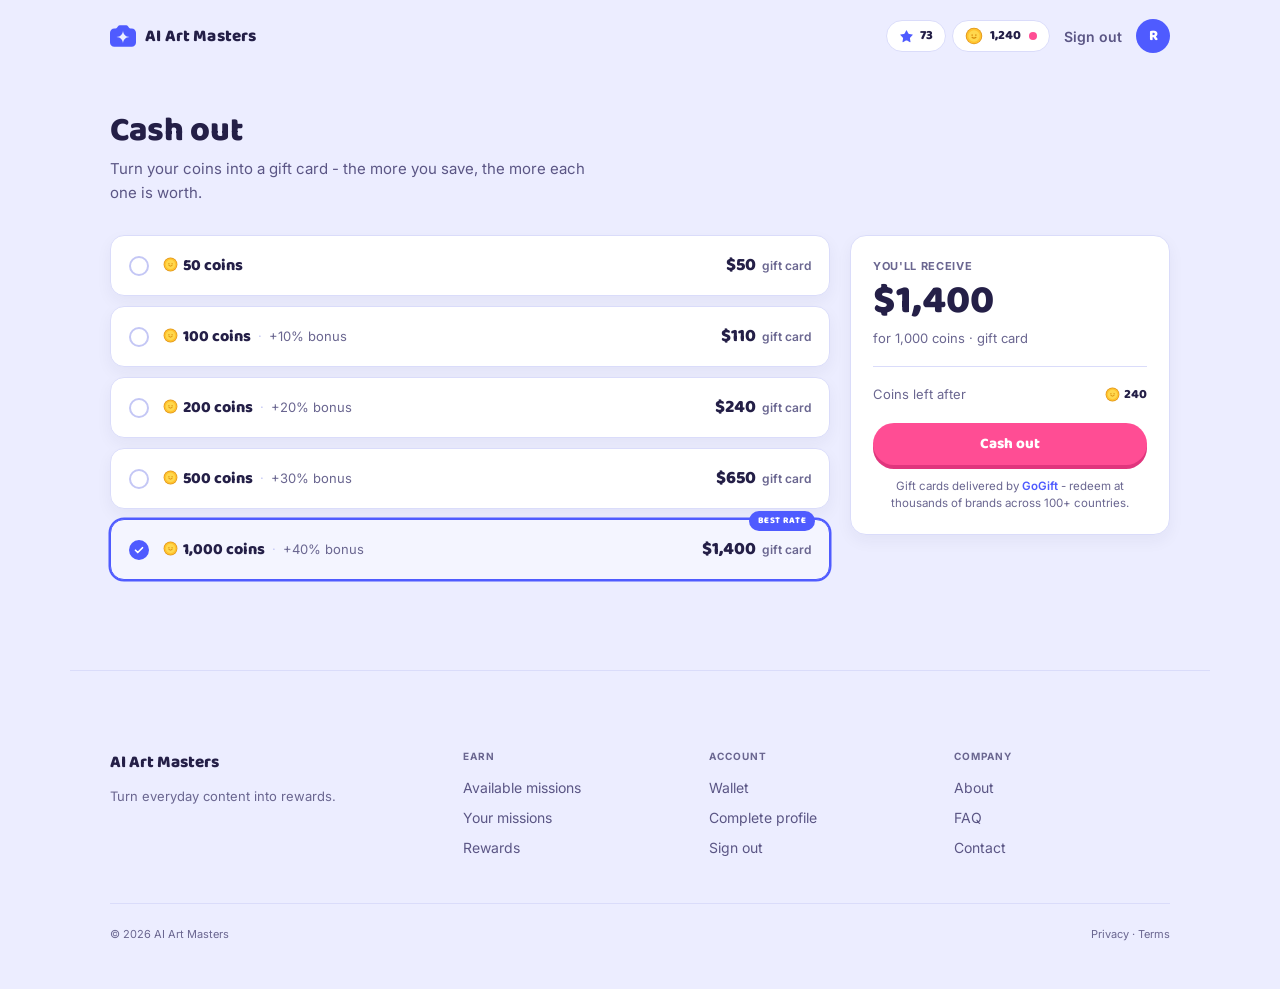
<file: cash-out.html>
<!DOCTYPE html><html lang="en"><head><meta charset="UTF-8"><meta name="viewport" content="width=device-width,initial-scale=1">
<title>Cash out - AI Art Masters</title>
<meta name="description" content="Turn your coins into gift cards. The more coins you save, the more each one is worth.">
<link rel="preconnect" href="https://fonts.googleapis.com"><link rel="preconnect" href="https://fonts.gstatic.com" crossorigin>
<link href="https://fonts.googleapis.com/css2?family=Baloo+2:wght@500;600;700;800&family=Inter:wght@400;500;600;700&display=swap" rel="stylesheet">
<link rel="stylesheet" href="brand/aam.css">
<style>
/* ===== Cash-out page - standard 1140 .wrap so the shared nav aligns.
   NEVER style a bare `.brand` here (that's the nav site-logo link). ===== */
.cashout{padding-top:clamp(22px,4vw,40px);padding-bottom:clamp(60px,8vw,90px)}
.card{background:var(--surface);border:1px solid var(--line);border-radius:16px;box-shadow:0 6px 16px rgba(36,31,71,.05)}

.co-title{font-family:var(--fd);font-weight:800;font-size:clamp(26px,4vw,34px);line-height:1.06;letter-spacing:-.01em}
.co-lede{color:var(--ink2);font-size:15px;line-height:1.6;margin:8px 0 30px;max-width:56ch}

/* heading sits ABOVE the grid, so the option list and the summary card top-align */
.co-secsub{font-family:var(--fm);font-size:13px;color:var(--ink3);line-height:1.6;margin:-8px 0 18px}

.co-grid{display:grid;grid-template-columns:1fr;gap:20px;align-items:start}
@media(min-width:861px){.co-grid{grid-template-columns:minmax(0,1fr) 320px}}

/* vertical amount list - each option is ONE line on desktop */
.opts{display:flex;flex-direction:column;gap:10px}
.opt{display:flex;align-items:center;gap:14px;width:100%;padding:16px 18px;background:var(--surface);border:1.5px solid var(--line);border-radius:14px;box-shadow:0 6px 16px rgba(36,31,71,.05);cursor:pointer;text-align:left;font:inherit;position:relative;transition:border-color .2s,background .2s,box-shadow .2s}
.opt:hover{border-color:var(--primary)}
.opt.sel{border-color:var(--primary);background:color-mix(in srgb,var(--primary) 6%,#fff);box-shadow:0 0 0 1.5px var(--primary)}
.opt:disabled{opacity:.5;cursor:not-allowed}
.opt:disabled:hover{border-color:var(--line)}
.o-radio{flex:none;width:20px;height:20px;border-radius:50%;border:2px solid var(--line2);transition:border-color .2s,background .2s}
.opt.sel .o-radio{border-color:var(--primary);background:var(--primary) url("data:image/svg+xml;utf8,<svg xmlns='http://www.w3.org/2000/svg' width='12' height='12' viewBox='0 0 24 24' fill='none' stroke='white' stroke-width='3.4' stroke-linecap='round' stroke-linejoin='round'><path d='M5 12.5l4.5 4.5L19 7.5'/></svg>") center/12px no-repeat}
/* left group: coins + rate on one line */
.o-main{flex:1;min-width:0;display:flex;align-items:baseline;white-space:nowrap;overflow:hidden}
.o-coins{font-family:var(--fd);font-weight:800;font-size:16px;color:var(--ink)}
.o-coins .coin{width:15px;height:15px;margin-right:5px;vertical-align:-.16em}
.o-rate{font-family:var(--fm);font-size:13px;color:var(--ink3)}
.o-rate::before{content:"·";margin:0 7px;color:var(--line2)}
/* right group: $amount + gift card on one line; figures stay ink (no green) */
.o-cash{flex:none;font-family:var(--fd);font-weight:800;font-size:18px;color:var(--ink);white-space:nowrap}
.o-cash small{font-family:var(--fm);font-weight:600;font-size:12px;color:var(--ink3);margin-left:6px}
.o-tag{position:absolute;top:-9px;right:14px;font-family:var(--fd);font-weight:800;font-size:9px;letter-spacing:.05em;text-transform:uppercase;color:#fff;background:var(--primary);border-radius:999px;padding:3px 9px}
/* mobile: let the row wrap rather than clip */
@media(max-width:560px){.o-main{white-space:normal;flex-direction:column;align-items:flex-start;gap:2px}.o-rate::before{display:none}}

/* sticky summary - left aligned, ink figures */
.sum{padding:22px}
@media(min-width:861px){.co-side .sum{position:sticky;top:90px}}
.sum-lbl{font-family:var(--fm);font-size:11px;text-transform:uppercase;letter-spacing:.06em;color:var(--ink3);font-weight:700}
.sum-amt{font-family:var(--fd);font-weight:800;font-size:40px;color:var(--ink);line-height:1;margin-top:6px}
.sum-sub{font-family:var(--fm);font-size:13px;color:var(--ink3);margin-top:8px}
.sum-div{border:none;border-top:1px solid var(--line);margin:18px 0}
.sum-row{display:flex;align-items:center;justify-content:space-between;font-family:var(--fm);font-size:13px;color:var(--ink3)}
.sum-row b{font-family:var(--fd);font-weight:800;color:var(--ink);display:inline-flex;align-items:center}
.sum-row b .coin{width:15px;height:15px;margin-right:4px;vertical-align:-.16em}
.sum-btn{width:100%;margin-top:18px}
.sum .gogift-note{font-family:var(--fm);font-size:11.5px;color:var(--ink3);text-align:center;margin:13px 0 0;line-height:1.5}
.sum .gogift-note a{color:var(--primary);font-weight:600}

/* success */
.co-done{text-align:center;padding:44px 24px;max-width:520px;margin:0 auto}
.co-done .d-ic{width:64px;height:64px;margin:0 auto 16px;border-radius:50%;background:color-mix(in srgb,var(--primary) 12%,#fff);display:flex;align-items:center;justify-content:center;color:var(--primary)}
.co-done .d-ic svg{width:36px;height:36px}
.co-done h2{font-family:var(--fd);font-weight:800;font-size:24px;color:var(--ink)}
.co-done p{font-family:var(--fb);font-size:14px;line-height:1.6;color:var(--ink2);margin:10px auto 0;max-width:42ch}
.hide{display:none!important}
</style>
<script>try{if(!matchMedia('(prefers-reduced-motion: reduce)').matches)document.documentElement.classList.add('anim');}catch(e){}</script>
</head>
<body>

<!-- shared app nav (same as the rest of the signed-in site) -->
<script>window.AAM_CHROME={mode:'app'};</script>
<script src="assets/chrome.js"></script>

<main class="cashout wrap">

  <div id="exchangeView">
    <h1 class="co-title reveal">Cash out</h1>
    <p class="co-lede reveal">Turn your coins into a gift card - the more you save, the more each one is worth.</p>

    <div class="co-grid">
      <!-- left: amount options (one line each on desktop) -->
      <div class="opts stagger" id="opts"></div>

      <!-- right: sticky summary, top-aligned with the list -->
      <aside class="co-side reveal">
        <div class="card sum">
          <div class="sum-lbl">You'll receive</div>
          <div class="sum-amt" id="sumAmt">$0</div>
          <div class="sum-sub" id="sumSub">Pick an amount to continue</div>
          <hr class="sum-div">
          <div class="sum-row"><span>Coins left after</span><b id="sumLeft"></b></div>
          <button class="btn btn-k sum-btn" id="confirm" type="button" disabled style="opacity:.5;pointer-events:none">Cash out</button>
          <p class="gogift-note">Gift cards delivered by <a href="https://www.global.gogift.com" target="_blank" rel="noopener">GoGift</a> - redeem at thousands of brands across 100+ countries.</p>
        </div>
      </aside>
    </div>
  </div>

  <!-- success -->
  <div class="card co-done hide" id="done">
    <div class="d-ic"><svg viewBox="0 0 24 24" fill="none" stroke="currentColor" stroke-width="2.4" stroke-linecap="round" stroke-linejoin="round"><path d="M20 6 9 17l-5-5"/></svg></div>
    <h2 id="doneTitle">Gift card on its way!</h2>
    <p id="doneMsg"></p>
    <a class="btn btn-p" href="home.html" style="margin-top:20px">Back to my profile</a>
  </div>

</main>

<div id="aam-footer"></div>

<script>
(function(){
  "use strict";
  var BALANCE = 1240;                 // demo balance (swap for the real wallet value)
  var MIN = 50;

  // Progressive tiers - the more coins exchanged at once, the better the coin->$ rate.
  var TIERS = [
    { coins:50,   cash:50,   bonus:0  },
    { coins:100,  cash:110,  bonus:10 },
    { coins:200,  cash:240,  bonus:20 },
    { coins:500,  cash:650,  bonus:30 },
    { coins:1000, cash:1400, bonus:40 }
  ];

  var fmt = function(n){ return n.toLocaleString('en-US'); };
  var coinGlyph = (window.AAM && window.AAM.coin) || "<svg class='coin' viewBox='0 0 20 20'><circle cx='10' cy='10' r='9.2' fill='#E0951A'/><circle cx='10' cy='10' r='8.3' fill='#FFC22E'/><circle cx='10' cy='10' r='6.3' fill='#FFD84D'/></svg>";

  var bestTier = TIERS.filter(function(t){return t.coins<=BALANCE;}).pop() || TIERS[0];

  document.getElementById('opts').innerHTML = TIERS.map(function(t,i){
    var ok = t.coins<=BALANCE, best = (t===bestTier);
    var rate = ok ? (t.bonus ? '+'+t.bonus+'% bonus' : '') : 'need '+fmt(t.coins-BALANCE)+' more';
    return "<button type='button' class='opt"+(best?' sel':'')+"' data-i='"+i+"'"+(ok?'':' disabled')+">"+
      (best?"<span class='o-tag'>Best rate</span>":"")+
      "<span class='o-radio'></span>"+
      "<span class='o-main'><span class='o-coins'>"+coinGlyph+fmt(t.coins)+" coins</span>"+
        (rate?"<span class='o-rate'>"+rate+"</span>":"")+"</span>"+
      "<span class='o-cash'>$"+fmt(t.cash)+"<small>gift card</small></span>"+
    "</button>";
  }).join('');

  var sel = bestTier;
  var optsBox=document.getElementById('opts'), confirmEl=document.getElementById('confirm');
  var sumAmt=document.getElementById('sumAmt'), sumSub=document.getElementById('sumSub'), sumLeft=document.getElementById('sumLeft');

  optsBox.addEventListener('click',function(e){
    var b=e.target.closest('.opt'); if(!b||b.disabled)return;
    sel=TIERS[+b.getAttribute('data-i')];
    [].forEach.call(optsBox.children,function(x){x.classList.remove('sel');}); b.classList.add('sel');
    update();
  });

  function update(){
    if(sel){
      sumAmt.textContent='$'+fmt(sel.cash);
      sumSub.textContent='for '+fmt(sel.coins)+' coins · gift card';
      sumLeft.innerHTML=coinGlyph+fmt(BALANCE-sel.coins);
      confirmEl.disabled=false; confirmEl.style.opacity='1'; confirmEl.style.pointerEvents='auto';
    } else {
      sumAmt.textContent='$0'; sumSub.textContent='Pick an amount to continue'; sumLeft.innerHTML=coinGlyph+fmt(BALANCE);
      confirmEl.disabled=true; confirmEl.style.opacity='.5'; confirmEl.style.pointerEvents='none';
    }
  }

  confirmEl.addEventListener('click',function(){
    if(!sel)return;
    document.getElementById('exchangeView').classList.add('hide');
    var done=document.getElementById('done'); done.classList.remove('hide');
    document.getElementById('doneMsg').innerHTML="We're sending your <b>$"+fmt(sel.cash)+"</b> gift card to your email - redeem it for any brand on GoGift. "+fmt(BALANCE-sel.coins)+" coins stay in your wallet.";
    window.scrollTo(0,0);
  });

  update();
})();
</script>
</body></html>
</file>
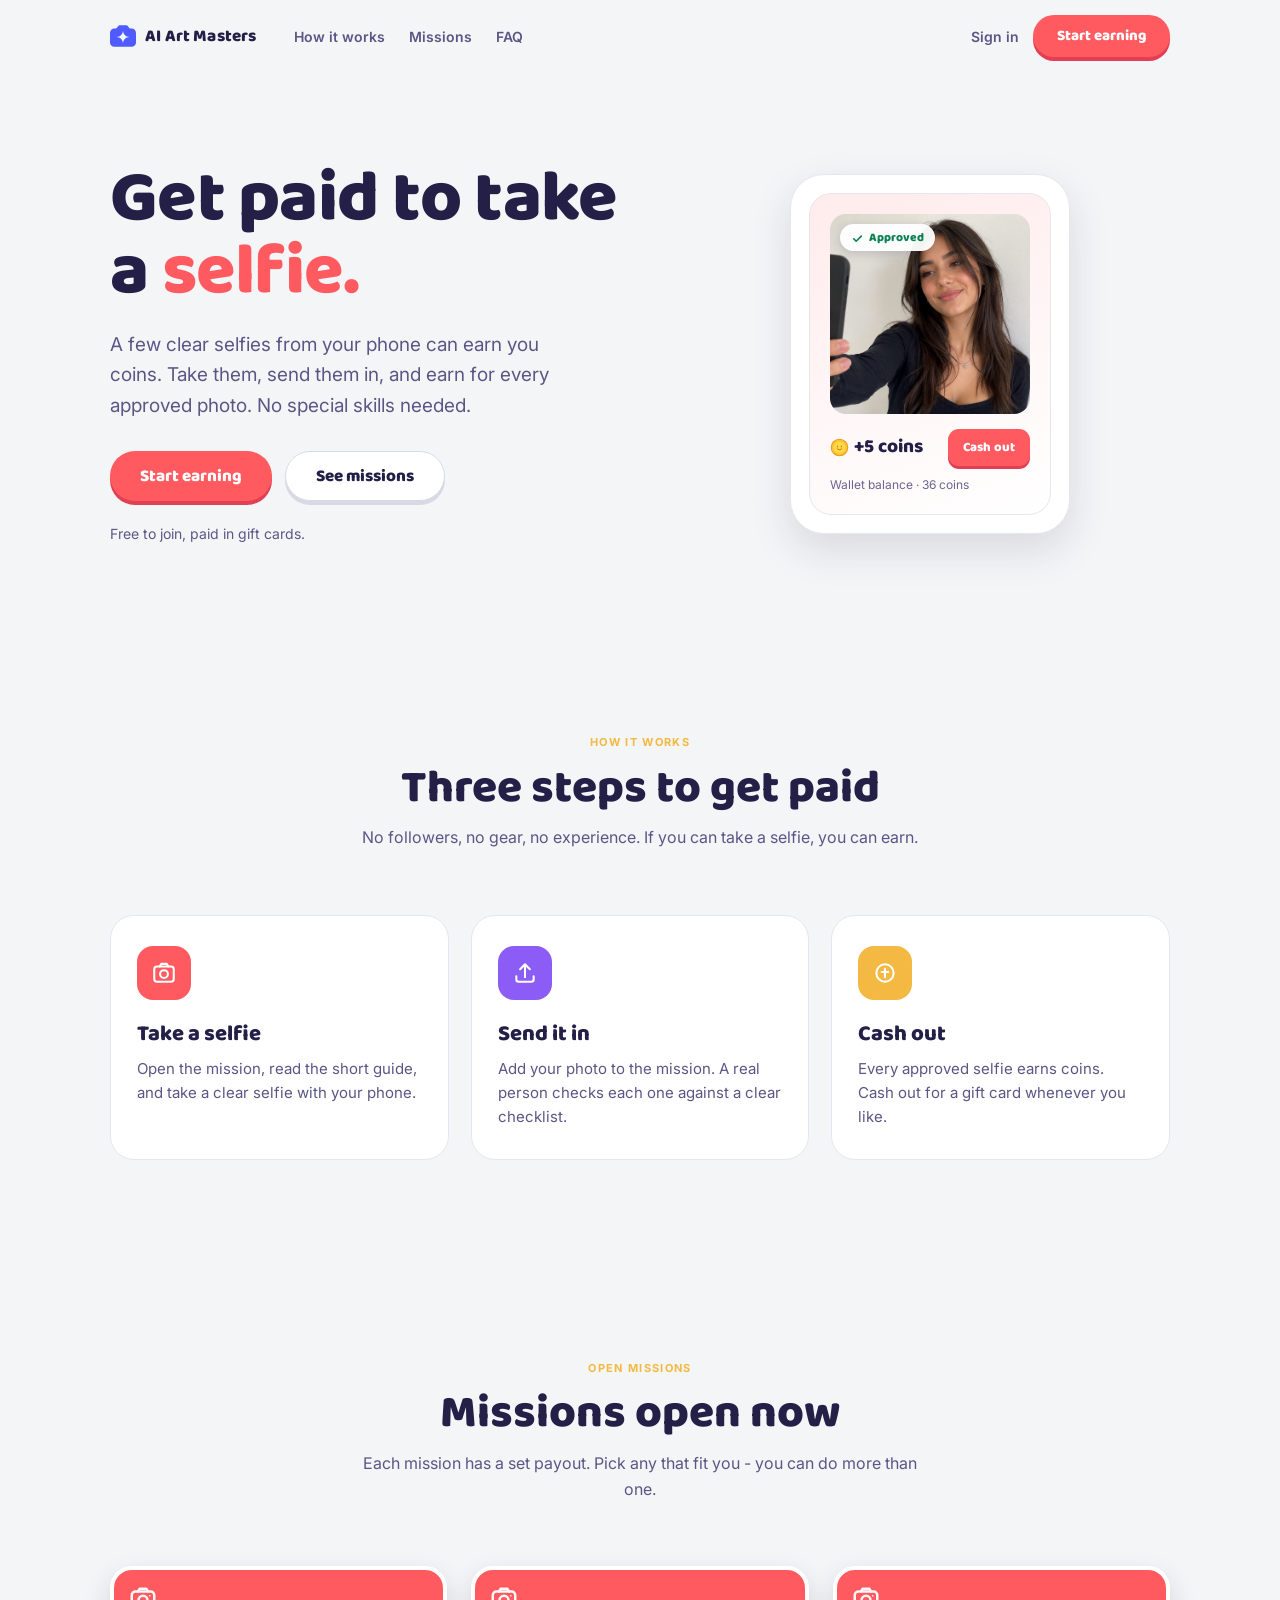
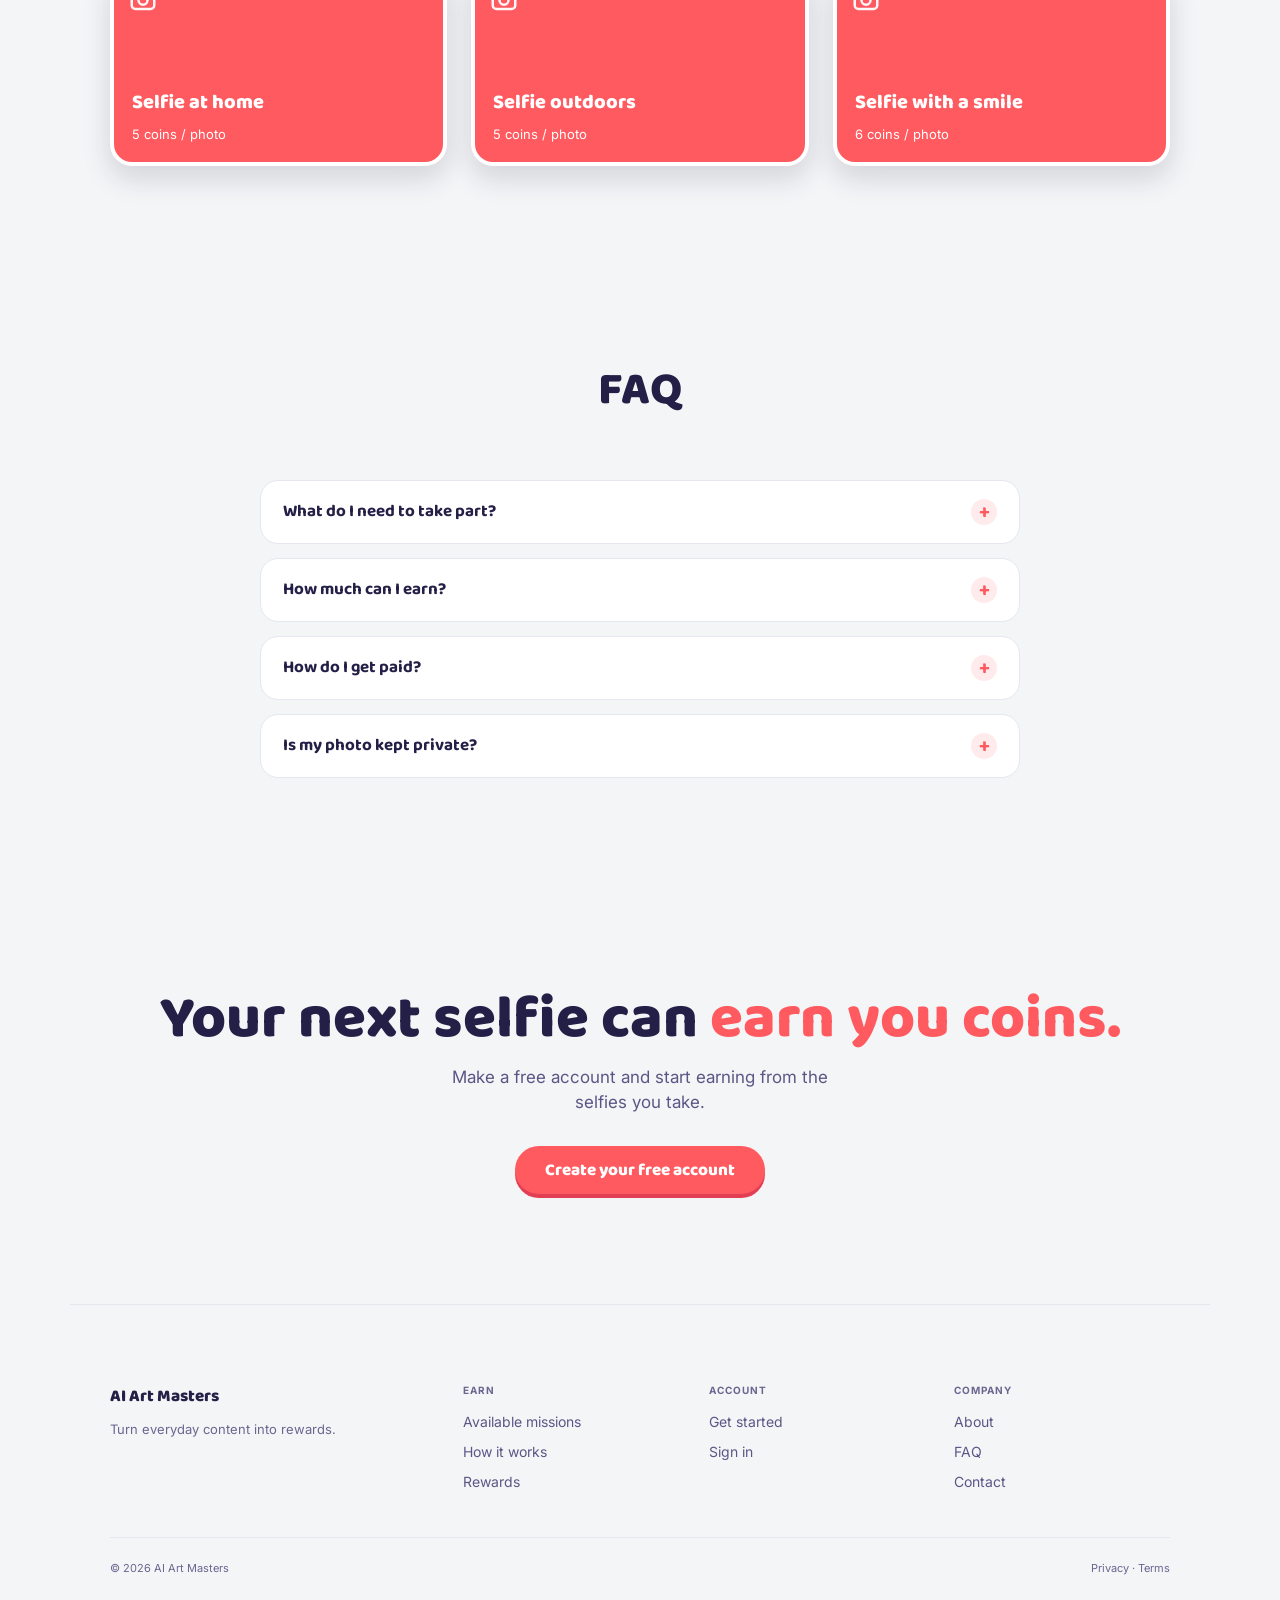
<file: selfie-photo.html>
<!DOCTYPE html><html lang="en"><head><meta charset="UTF-8"><meta name="viewport" content="width=device-width,initial-scale=1">
<title>Selfie Photo - by AI Art Masters</title>
<meta name="description" content="Take a few selfies and earn coins for every approved photo. Free to join, paid in gift cards.">
<!--
  GENERIC MISSION LANDING - Selfie Photo (a permanent parent-run mission).
  Built on the sub-brand landing system (sub-brand-template.html + brand/aam.css).
  Theme: coral primary, gold accent. The subject mark (front-camera) lives in #ic-subject.
-->
<link rel="preconnect" href="https://fonts.googleapis.com"><link rel="preconnect" href="https://fonts.gstatic.com" crossorigin>
<link href="https://fonts.googleapis.com/css2?family=Baloo+2:wght@500;600;700;800&family=Inter:wght@400;500;600;700&display=swap" rel="stylesheet">
<link rel="stylesheet" href="brand/aam.css">
<style>
  /* page-local: the mission subject mark + lockup helpers (the only per-page CSS) */
  .lock{display:flex;align-items:center;gap:10px}
  .lock .chip{width:34px;height:34px;border-radius:10px;background:var(--primary);display:flex;align-items:center;justify-content:center;flex:none}
  .lock .chip svg{width:20px;height:20px;color:#fff;fill:none;stroke:currentColor;stroke-width:2;stroke-linecap:round;stroke-linejoin:round}
  .lock .nm{font-family:var(--fd);font-weight:800;font-size:18px;line-height:1}
  .lock .by{font-family:var(--fb);font-size:8px;font-weight:600;letter-spacing:.14em;text-transform:uppercase;color:var(--ink3);margin-top:2px}
  .subic{fill:none;stroke:currentColor;stroke-width:2;stroke-linecap:round;stroke-linejoin:round}
  .foot-mark{display:flex;align-items:center;gap:8px}.foot-mark svg{width:22px;height:18px}
  /* photo-forward hero mock: a real selfie, approved, earning coins (no exchange rate, no threshold) */
  .shot{position:relative;border-radius:16px;overflow:hidden;aspect-ratio:1/1;background:color-mix(in srgb,var(--primary) 12%,#fff)}
  .shot img{width:100%;height:100%;object-fit:cover;display:block}
  .shot .stamp{position:absolute;top:10px;left:10px;display:inline-flex;align-items:center;gap:5px;background:rgba(255,255,255,.95);border-radius:999px;padding:5px 11px 4px;font-family:var(--fd);font-weight:800;font-size:12px;color:var(--green-ink);box-shadow:0 3px 10px rgba(36,31,71,.16)}
  .shot .stamp svg{width:13px;height:13px}
  .mrow2{display:flex;align-items:center;justify-content:space-between;margin-top:15px}
  .mrow2 .earn{display:inline-flex;align-items:center;gap:5px;font-family:var(--fd);font-weight:800;font-size:19px;color:var(--ink)}
  .mrow2 .earn .coin{width:19px;height:19px}
  .mrow2 .cashb{background:var(--primary);color:#fff;font-family:var(--fd);font-weight:800;font-size:13px;border-radius:11px;padding:9px 15px 8px;box-shadow:0 3px 0 var(--primary-deep)}
  .wallet-line{margin-top:10px;font-family:var(--fm);font-size:12px;color:var(--ink3)}
</style>
</head>
<body class="theme-sub" style="--primary:#FF5A5F;--primary-deep:#E23E54;--accent:#F4B942;--accent-deep:#C77B00;--hl:var(--primary)">
<script>try{if(!matchMedia('(prefers-reduced-motion: reduce)').matches)document.documentElement.classList.add('anim');}catch(e){}</script>

<!-- subject icon: a front camera (selfie) mark -->
<svg width="0" height="0" style="position:absolute" aria-hidden="true"><defs>
<symbol id="ic-subject" viewBox="0 0 24 24"><rect x="3" y="6" width="18" height="14" rx="3"/><circle cx="12" cy="13" r="3.6"/><path d="M8 6l1.3-2.3h5.4L16 6"/><circle cx="17.4" cy="9.4" r=".7" fill="currentColor" stroke="none"/></symbol>
</defs></svg>

<!-- nav is injected by the shared chrome (assets/chrome.js) -->
<script>window.AAM_CHROME={mode:'marketing',base:'index.html',missionsHref:'#missions'};window.__aamRevealOwned=true;</script>
<script src="assets/chrome.js"></script>

<header class="hero wrap">
  <div class="hero-in">
    <div class="hcopy">
      <h1>Get paid to take a <span class="hl">selfie.</span></h1>
      <p class="sub">A few clear selfies from your phone can earn you coins. Take them, send them in, and earn for every approved photo. No special skills needed.</p>
      <div class="cta-row"><a class="btn btn-p btn-lg" href="welcome-quiz.html">Start earning</a><a class="btn btn-g btn-lg" href="#missions">See missions</a></div>
      <div class="coinline">Free to join, paid in gift cards.</div>
    </div>
    <div class="mock">
      <div class="phone"><div class="scr">
        <div class="shot"><img src="design/selfie-image-thumb.png" alt="A selfie submitted to the mission" onerror="this.style.display='none'"><span class="stamp"><svg viewBox="0 0 24 24" fill="none" stroke="currentColor" stroke-width="3" stroke-linecap="round" stroke-linejoin="round"><path d="M5 12.5l4.5 4.5L19 7.5"/></svg>Approved</span></div>
        <div class="mrow2"><span class="earn"><svg class="coin" viewBox="0 0 20 20" aria-hidden="true"><circle cx="10" cy="10" r="9.2" fill="#E0951A"/><circle cx="10" cy="10" r="8.3" fill="#FFC22E"/><circle cx="10" cy="10" r="6.3" fill="#FFD84D"/><ellipse cx="7.9" cy="9" rx=".75" ry="1" fill="#D98A0A"/><ellipse cx="12.1" cy="9" rx=".75" ry="1" fill="#D98A0A"/><path d="M7.8 11.4 Q10 13.2 12.2 11.4" fill="none" stroke="#D98A0A" stroke-width="1.2" stroke-linecap="round"/></svg>+5 coins</span><span class="cashb">Cash out</span></div>
        <div class="wallet-line">Wallet balance · 36 coins</div>
      </div></div>
    </div>
  </div>
</header>

<section class="sec wrap" id="how">
  <div class="sec-head reveal"><div class="sec-eye">How it works</div><h2 class="sec-h2">Three steps to get paid</h2><p class="sec-sub">No followers, no gear, no experience. If you can take a selfie, you can earn.</p></div>
  <div class="steps stagger">
    <div class="step"><div class="ic"><svg viewBox="0 0 24 24" fill="none" stroke="currentColor" stroke-width="1.9" stroke-linecap="round" stroke-linejoin="round"><rect x="3" y="6" width="18" height="14" rx="2.5"/><circle cx="12" cy="13" r="3.6"/><path d="M8 6l1.4-2.4h5.2L16 6"/></svg></div><h3>Take a selfie</h3><p>Open the mission, read the short guide, and take a clear selfie with your phone.</p></div>
    <div class="step"><div class="ic"><svg viewBox="0 0 24 24" fill="none" stroke="currentColor" stroke-width="1.9" stroke-linecap="round" stroke-linejoin="round"><path d="M12 16V4m0 0L7.5 8.5M12 4l4.5 4.5"/><path d="M4 15v3a2 2 0 002 2h12a2 2 0 002-2v-3"/></svg></div><h3>Send it in</h3><p>Add your photo to the mission. A real person checks each one against a clear checklist.</p></div>
    <div class="step"><div class="ic"><svg viewBox="0 0 24 24" fill="none" stroke="currentColor" stroke-width="1.9" stroke-linecap="round" stroke-linejoin="round"><circle cx="12" cy="12" r="8"/><path d="M12 8v8M9 11h6"/></svg></div><h3>Cash out</h3><p>Every approved selfie earns coins. Cash out for a gift card whenever you like.</p></div>
  </div>
</section>

<section class="sec wrap" id="missions">
  <div class="sec-head reveal"><div class="sec-eye">Open missions</div><h2 class="sec-h2">Missions open now</h2><p class="sec-sub">Each mission has a set payout. Pick any that fit you - you can do more than one.</p></div>
  <div class="briefs stagger">
    <a class="brief solid" href="welcome-quiz.html"><span class="top-ic"><svg class="subic"><use href="#ic-subject"/></svg></span><h4>Selfie at home</h4><div class="prow"><span class="ppay">5 coins / photo</span></div></a>
    <a class="brief solid" href="welcome-quiz.html"><span class="top-ic"><svg class="subic"><use href="#ic-subject"/></svg></span><h4>Selfie outdoors</h4><div class="prow"><span class="ppay">5 coins / photo</span></div></a>
    <a class="brief solid" href="welcome-quiz.html"><span class="top-ic"><svg class="subic"><use href="#ic-subject"/></svg></span><h4>Selfie with a smile</h4><div class="prow"><span class="ppay">6 coins / photo</span></div></a>
  </div>
</section>


<section class="sec wrap" id="faq">
  <div class="sec-head reveal"><h2 class="sec-h2">FAQ</h2></div>
  <div class="faq stagger">
    <details><summary>What do I need to take part?<span class="pm">+</span></summary><div class="faq-a">Just a smartphone. Every mission has a short, clear guide, so you always know what to take and how.</div></details>
    <details><summary>How much can I earn?<span class="pm">+</span></summary><div class="faq-a">It depends on how many selfies you send and which missions you take on. You always see the reward before you start, so there are no surprises.</div></details>
    <details><summary>How do I get paid?<span class="pm">+</span></summary><div class="faq-a">Approved selfies earn coins. Cash out whenever you like for a gift card from a well-known brand, delivered to your email.</div></details>
    <details><summary>Is my photo kept private?<span class="pm">+</span></summary><div class="faq-a">You choose what to send, we only use it for the mission you pick, we never sell your data, and you can delete it anytime.</div></details>
  </div>
</section>

<section class="final wrap">
  <h2>Your next selfie can <span class="hl">earn you coins.</span></h2>
  <p>Make a free account and start earning from the selfies you take.</p>
  <a class="btn btn-p btn-lg" href="welcome-quiz.html">Create your free account</a>
</section>

<!-- footer is injected here by the shared chrome (assets/chrome.js) -->
<div id="aam-footer"></div>

<script>
(function(){
  // nav + footer are handled by assets/chrome.js; this page only runs scroll reveals
  if(!document.documentElement.classList.contains('anim')) return;
  var io=new IntersectionObserver(function(es){es.forEach(function(x){if(x.isIntersecting){x.target.classList.add('in');io.unobserve(x.target);}});},{threshold:.16,rootMargin:'0px 0px -6% 0px'});
  document.querySelectorAll('.reveal,.stagger').forEach(function(el){io.observe(el);});
})();
</script>
</body></html>
</file>
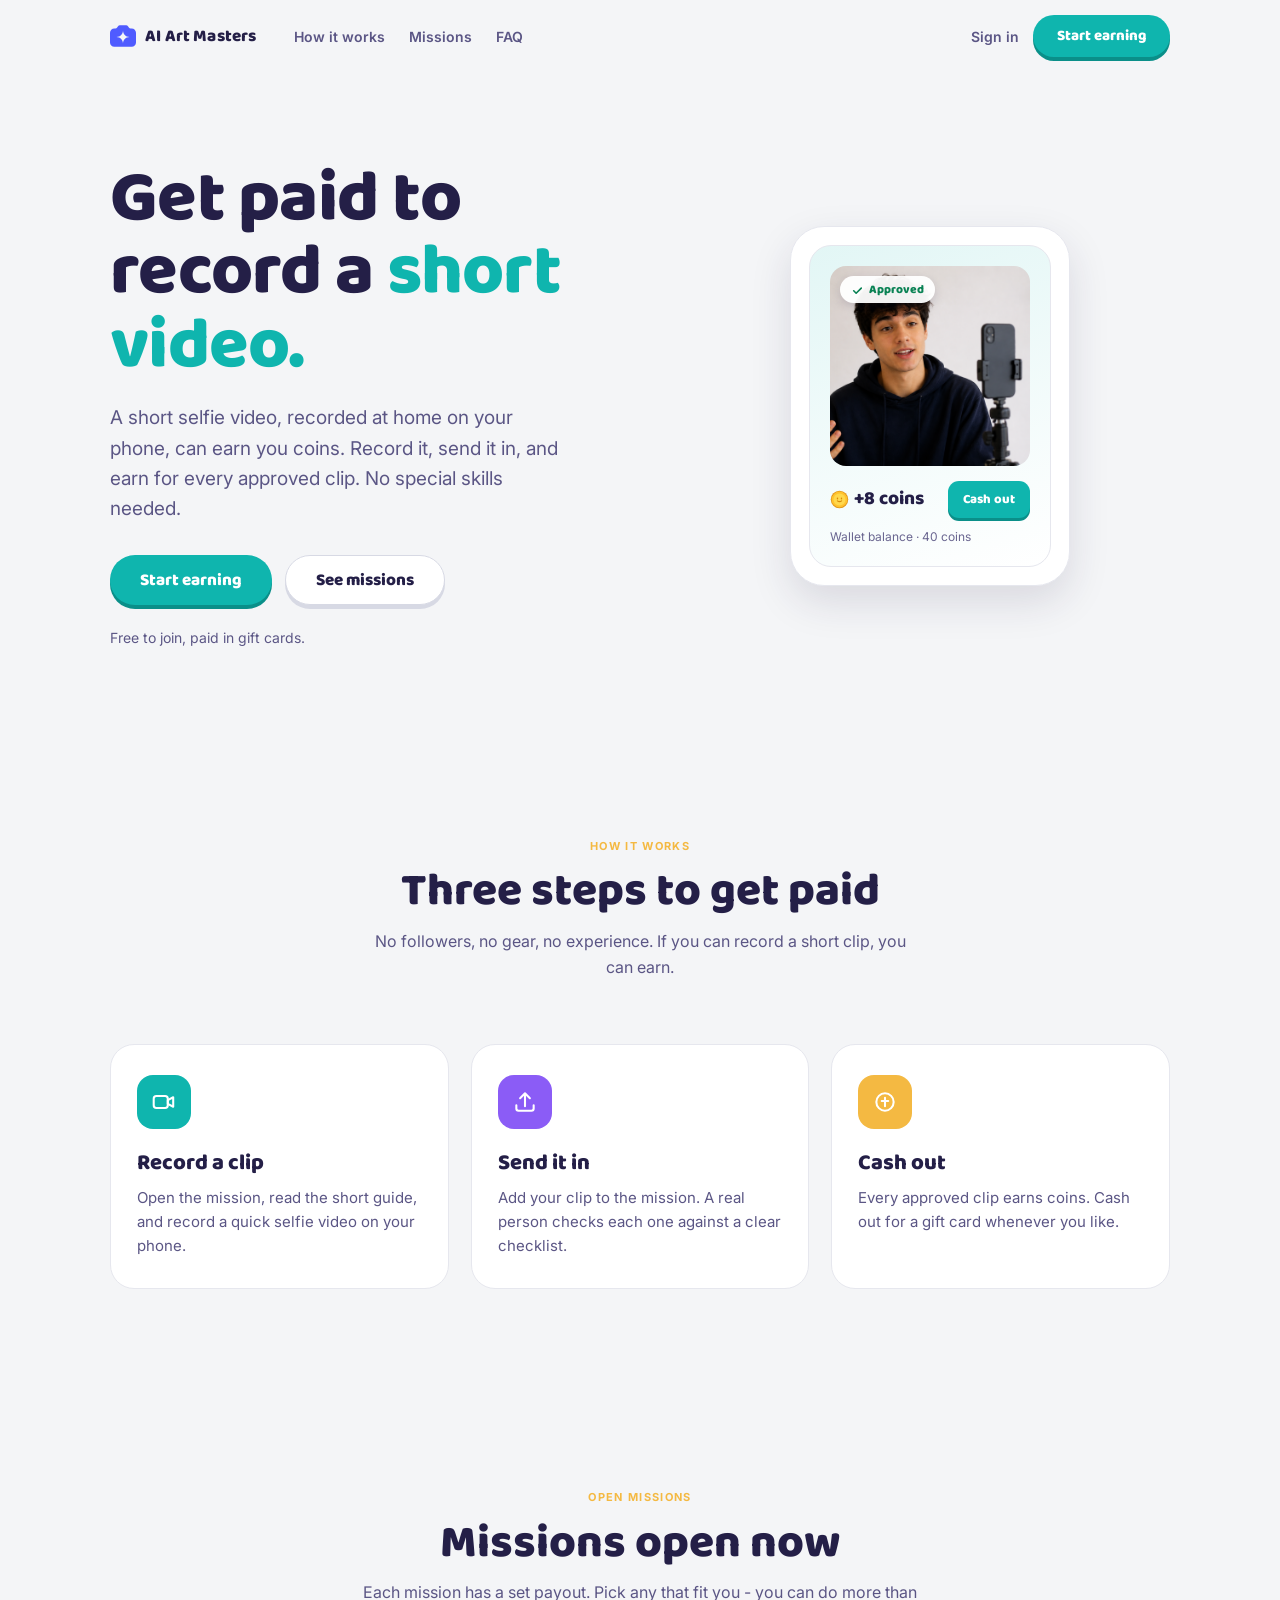
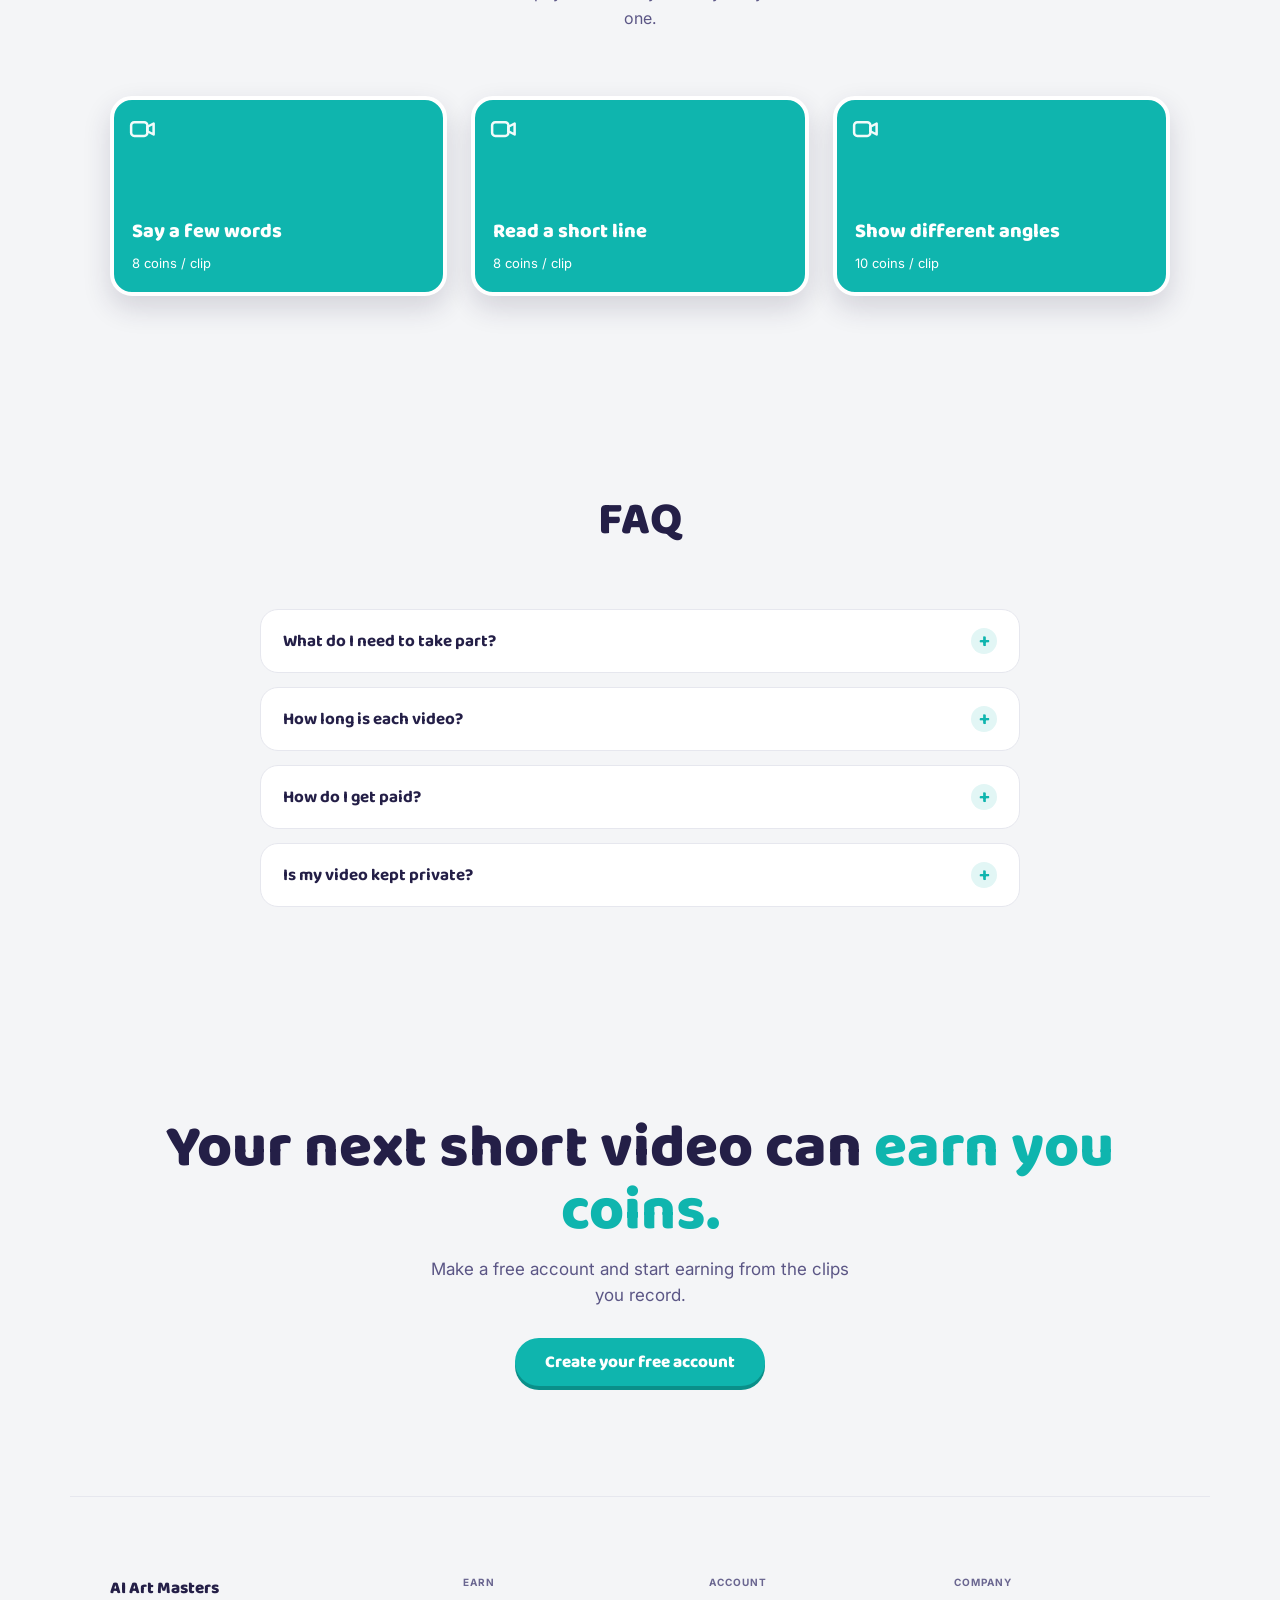
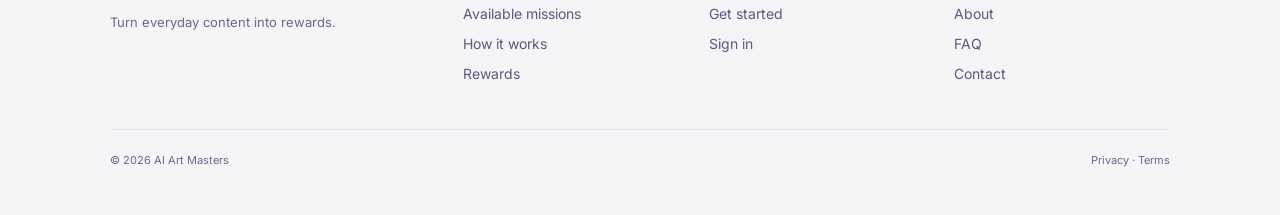
<file: selfie-video.html>
<!DOCTYPE html><html lang="en"><head><meta charset="UTF-8"><meta name="viewport" content="width=device-width,initial-scale=1">
<title>Selfie Video - by AI Art Masters</title>
<meta name="description" content="Record a short selfie video and earn coins for every approved clip. Free to join, paid in gift cards.">
<!--
  GENERIC MISSION LANDING - Selfie Video (a permanent parent-run mission).
  Built on the sub-brand landing system (sub-brand-template.html + brand/aam.css).
  Theme: indigo primary, pink accent. The subject mark (video) lives in #ic-subject.
-->
<link rel="preconnect" href="https://fonts.googleapis.com"><link rel="preconnect" href="https://fonts.gstatic.com" crossorigin>
<link href="https://fonts.googleapis.com/css2?family=Baloo+2:wght@500;600;700;800&family=Inter:wght@400;500;600;700&display=swap" rel="stylesheet">
<link rel="stylesheet" href="brand/aam.css">
<style>
  /* page-local: the mission subject mark + lockup helpers (the only per-page CSS) */
  .lock{display:flex;align-items:center;gap:10px}
  .lock .chip{width:34px;height:34px;border-radius:10px;background:var(--primary);display:flex;align-items:center;justify-content:center;flex:none}
  .lock .chip svg{width:20px;height:20px;color:#fff;fill:none;stroke:currentColor;stroke-width:2;stroke-linecap:round;stroke-linejoin:round}
  .lock .nm{font-family:var(--fd);font-weight:800;font-size:18px;line-height:1}
  .lock .by{font-family:var(--fb);font-size:8px;font-weight:600;letter-spacing:.14em;text-transform:uppercase;color:var(--ink3);margin-top:2px}
  .subic{fill:none;stroke:currentColor;stroke-width:2;stroke-linecap:round;stroke-linejoin:round}
  .foot-mark{display:flex;align-items:center;gap:8px}.foot-mark svg{width:22px;height:18px}
  /* photo-forward hero mock: a real clip, approved, earning coins (no exchange rate, no threshold) */
  .shot{position:relative;border-radius:16px;overflow:hidden;aspect-ratio:1/1;background:color-mix(in srgb,var(--primary) 12%,#fff)}
  .shot img{width:100%;height:100%;object-fit:cover;display:block}
  .shot .stamp{position:absolute;top:10px;left:10px;display:inline-flex;align-items:center;gap:5px;background:rgba(255,255,255,.95);border-radius:999px;padding:5px 11px 4px;font-family:var(--fd);font-weight:800;font-size:12px;color:var(--green-ink);box-shadow:0 3px 10px rgba(36,31,71,.16)}
  .shot .stamp svg{width:13px;height:13px}
  .mrow2{display:flex;align-items:center;justify-content:space-between;margin-top:15px}
  .mrow2 .earn{display:inline-flex;align-items:center;gap:5px;font-family:var(--fd);font-weight:800;font-size:19px;color:var(--ink)}
  .mrow2 .earn .coin{width:19px;height:19px}
  .mrow2 .cashb{background:var(--primary);color:#fff;font-family:var(--fd);font-weight:800;font-size:13px;border-radius:11px;padding:9px 15px 8px;box-shadow:0 3px 0 var(--primary-deep)}
  .wallet-line{margin-top:10px;font-family:var(--fm);font-size:12px;color:var(--ink3)}
</style>
</head>
<body class="theme-sub" style="--primary:#0FB5AE;--primary-deep:#0A8F89;--accent:#F4B942;--accent-deep:#C77B00;--hl:var(--primary)">
<script>try{if(!matchMedia('(prefers-reduced-motion: reduce)').matches)document.documentElement.classList.add('anim');}catch(e){}</script>

<!-- subject icon: a video camera mark -->
<svg width="0" height="0" style="position:absolute" aria-hidden="true"><defs>
<symbol id="ic-subject" viewBox="0 0 24 24"><rect x="2.5" y="6.5" width="13" height="11" rx="2.5"/><path d="M15.5 10.2l5-2.6v8.8l-5-2.6z"/></symbol>
</defs></svg>

<!-- nav is injected by the shared chrome (assets/chrome.js) -->
<script>window.AAM_CHROME={mode:'marketing',base:'index.html',missionsHref:'#missions'};window.__aamRevealOwned=true;</script>
<script src="assets/chrome.js"></script>

<header class="hero wrap">
  <div class="hero-in">
    <div class="hcopy">
      <h1>Get paid to record a <span class="hl">short video.</span></h1>
      <p class="sub">A short selfie video, recorded at home on your phone, can earn you coins. Record it, send it in, and earn for every approved clip. No special skills needed.</p>
      <div class="cta-row"><a class="btn btn-p btn-lg" href="welcome-quiz.html">Start earning</a><a class="btn btn-g btn-lg" href="#missions">See missions</a></div>
      <div class="coinline">Free to join, paid in gift cards.</div>
    </div>
    <div class="mock">
      <div class="phone"><div class="scr">
        <div class="shot"><img src="design/selfie-video-thumb.png" alt="A selfie video submitted to the mission" onerror="this.style.display='none'"><span class="stamp"><svg viewBox="0 0 24 24" fill="none" stroke="currentColor" stroke-width="3" stroke-linecap="round" stroke-linejoin="round"><path d="M5 12.5l4.5 4.5L19 7.5"/></svg>Approved</span></div>
        <div class="mrow2"><span class="earn"><svg class="coin" viewBox="0 0 20 20" aria-hidden="true"><circle cx="10" cy="10" r="9.2" fill="#E0951A"/><circle cx="10" cy="10" r="8.3" fill="#FFC22E"/><circle cx="10" cy="10" r="6.3" fill="#FFD84D"/><ellipse cx="7.9" cy="9" rx=".75" ry="1" fill="#D98A0A"/><ellipse cx="12.1" cy="9" rx=".75" ry="1" fill="#D98A0A"/><path d="M7.8 11.4 Q10 13.2 12.2 11.4" fill="none" stroke="#D98A0A" stroke-width="1.2" stroke-linecap="round"/></svg>+8 coins</span><span class="cashb">Cash out</span></div>
        <div class="wallet-line">Wallet balance · 40 coins</div>
      </div></div>
    </div>
  </div>
</header>

<section class="sec wrap" id="how">
  <div class="sec-head reveal"><div class="sec-eye">How it works</div><h2 class="sec-h2">Three steps to get paid</h2><p class="sec-sub">No followers, no gear, no experience. If you can record a short clip, you can earn.</p></div>
  <div class="steps stagger">
    <div class="step"><div class="ic"><svg viewBox="0 0 24 24" fill="none" stroke="currentColor" stroke-width="1.9" stroke-linecap="round" stroke-linejoin="round"><rect x="2.5" y="6.5" width="13" height="11" rx="2.5"/><path d="M15.5 10.2l5-2.6v8.8l-5-2.6z"/></svg></div><h3>Record a clip</h3><p>Open the mission, read the short guide, and record a quick selfie video on your phone.</p></div>
    <div class="step"><div class="ic"><svg viewBox="0 0 24 24" fill="none" stroke="currentColor" stroke-width="1.9" stroke-linecap="round" stroke-linejoin="round"><path d="M12 16V4m0 0L7.5 8.5M12 4l4.5 4.5"/><path d="M4 15v3a2 2 0 002 2h12a2 2 0 002-2v-3"/></svg></div><h3>Send it in</h3><p>Add your clip to the mission. A real person checks each one against a clear checklist.</p></div>
    <div class="step"><div class="ic"><svg viewBox="0 0 24 24" fill="none" stroke="currentColor" stroke-width="1.9" stroke-linecap="round" stroke-linejoin="round"><circle cx="12" cy="12" r="8"/><path d="M12 8v8M9 11h6"/></svg></div><h3>Cash out</h3><p>Every approved clip earns coins. Cash out for a gift card whenever you like.</p></div>
  </div>
</section>

<section class="sec wrap" id="missions">
  <div class="sec-head reveal"><div class="sec-eye">Open missions</div><h2 class="sec-h2">Missions open now</h2><p class="sec-sub">Each mission has a set payout. Pick any that fit you - you can do more than one.</p></div>
  <div class="briefs stagger">
    <a class="brief solid" href="welcome-quiz.html"><span class="top-ic"><svg class="subic"><use href="#ic-subject"/></svg></span><h4>Say a few words</h4><div class="prow"><span class="ppay">8 coins / clip</span></div></a>
    <a class="brief solid" href="welcome-quiz.html"><span class="top-ic"><svg class="subic"><use href="#ic-subject"/></svg></span><h4>Read a short line</h4><div class="prow"><span class="ppay">8 coins / clip</span></div></a>
    <a class="brief solid" href="welcome-quiz.html"><span class="top-ic"><svg class="subic"><use href="#ic-subject"/></svg></span><h4>Show different angles</h4><div class="prow"><span class="ppay">10 coins / clip</span></div></a>
  </div>
</section>


<section class="sec wrap" id="faq">
  <div class="sec-head reveal"><h2 class="sec-h2">FAQ</h2></div>
  <div class="faq stagger">
    <details><summary>What do I need to take part?<span class="pm">+</span></summary><div class="faq-a">Just a smartphone. Every mission has a short, clear guide, so you always know what to record and how.</div></details>
    <details><summary>How long is each video?<span class="pm">+</span></summary><div class="faq-a">Most clips are short - often 10 to 60 seconds. The mission tells you exactly what is needed before you start.</div></details>
    <details><summary>How do I get paid?<span class="pm">+</span></summary><div class="faq-a">Approved clips earn coins. Cash out whenever you like for a gift card from a well-known brand, delivered to your email.</div></details>
    <details><summary>Is my video kept private?<span class="pm">+</span></summary><div class="faq-a">You choose what to send, we only use it for the mission you pick, we never sell your data, and you can delete it anytime.</div></details>
  </div>
</section>

<section class="final wrap">
  <h2>Your next short video can <span class="hl">earn you coins.</span></h2>
  <p>Make a free account and start earning from the clips you record.</p>
  <a class="btn btn-p btn-lg" href="welcome-quiz.html">Create your free account</a>
</section>

<!-- footer is injected here by the shared chrome (assets/chrome.js) -->
<div id="aam-footer"></div>

<script>
(function(){
  // nav + footer are handled by assets/chrome.js; this page only runs scroll reveals
  if(!document.documentElement.classList.contains('anim')) return;
  var io=new IntersectionObserver(function(es){es.forEach(function(x){if(x.isIntersecting){x.target.classList.add('in');io.unobserve(x.target);}});},{threshold:.16,rootMargin:'0px 0px -6% 0px'});
  document.querySelectorAll('.reveal,.stagger').forEach(function(el){io.observe(el);});
})();
</script>
</body></html>
</file>
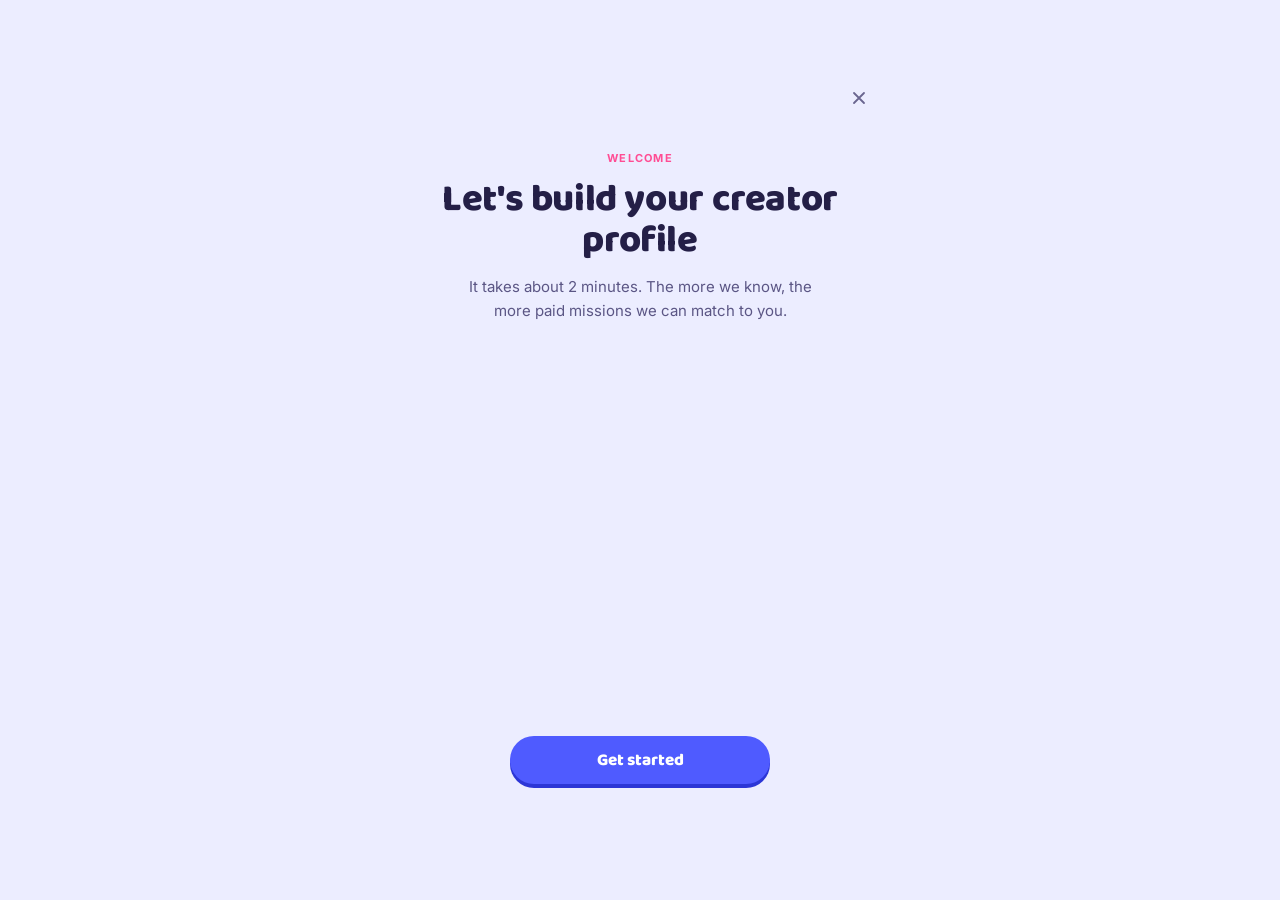
<file: welcome-quiz.html>
<!DOCTYPE html><html lang="en"><head><meta charset="UTF-8"><meta name="viewport" content="width=device-width,initial-scale=1">
<title>AI Art Masters - Set up your profile</title>
<meta name="description" content="Set up your creator profile and start earning from your photos.">
<link rel="preconnect" href="https://fonts.googleapis.com"><link rel="preconnect" href="https://fonts.gstatic.com" crossorigin>
<link href="https://fonts.googleapis.com/css2?family=Baloo+2:wght@500;600;700;800&family=Inter:wght@400;500;600;700&display=swap" rel="stylesheet">
<link rel="stylesheet" href="brand/aam.css">
<style>
/* ===== Welcome quiz - page-specific layout (tokens come from aam.css) =====
   Stable, minimal, flat (no card). The three anchors never move between steps:
   progress (top) · title block (fixed top offset) · CTA (bottom).
   Only the empty space between title and CTA flexes - so nothing the eye
   tracks jumps as step content changes height.
   Desktop just constrains the flow to a calm centred column. */
*{box-sizing:border-box}
body{margin:0;background:var(--bg);min-height:100vh;min-height:100dvh}

.qz-shell{display:flex;flex-direction:column;height:100vh;height:100dvh}

/* top: slim progress bar flush to the very top edge, then the nav row beneath it */
.qz-top{flex:none}
.qz-prog{height:6px;background:var(--line);overflow:hidden}
.qz-prog span{display:block;height:100%;width:0;background:linear-gradient(90deg,var(--primary),var(--accent));border-radius:0 999px 999px 0;transition:width .35s cubic-bezier(.4,0,.2,1)}
.qz-bar{display:flex;align-items:center;gap:14px;min-height:40px;padding:18px var(--pad) 0}
.qz-bar.empty{padding:0;min-height:0}
.qz-back{flex:none;width:40px;height:40px;margin-left:-9px;border:none;background:none;display:flex;align-items:center;justify-content:center;cursor:pointer;color:var(--ink2);transition:color .2s}
.qz-back:hover{color:var(--primary)}
.qz-back[hidden]{display:none}
.qz-step{margin:0 auto;font-family:var(--fm);font-size:12px;font-weight:600;color:var(--ink3)}
/* save & exit: always-available way to leave the quiz (draft is kept) */
.qz-quit{flex:none;width:40px;height:40px;margin-right:-9px;border:none;background:none;display:flex;align-items:center;justify-content:center;cursor:pointer;color:var(--ink3);transition:color .2s}
.qz-quit:hover{color:var(--ink)}
.qz-quit[hidden]{display:none}

/* body: title block anchored to a consistent top offset, content grows downward,
   scrolls inside this area if a step is unusually tall */
.qz-main{flex:1;min-height:0;overflow-y:auto;display:flex;flex-direction:column;
  padding:clamp(40px,9vh,88px) var(--pad) 24px}
.qz-screen{width:100%;max-width:460px;margin:0 auto;opacity:0;transition:opacity .15s ease}
.qz-screen.in{opacity:1}
/* keep all intro content animating together, not just the <h1> */
.anim .qz-eye{opacity:0;animation:fadeUp .5s ease .04s forwards}
.anim .qz-h{opacity:0;animation:fadeUp .55s ease .12s forwards}
.anim .qz-sub{opacity:0;animation:fadeUp .55s ease .2s forwards}
.anim .qz-body{opacity:0;animation:fadeUp .55s ease .28s forwards}
.qz-eye{font-family:var(--fm);font-size:11px;font-weight:700;letter-spacing:.12em;text-transform:uppercase;color:var(--accent);margin-bottom:12px;text-align:center}
.qz-h{font-family:var(--fd);font-weight:800;font-size:clamp(26px,5vw,38px);line-height:1.08;text-align:center;letter-spacing:-.01em}
.qz-sub{color:var(--ink2);font-size:15px;line-height:1.6;text-align:center;margin:14px auto 0;max-width:42ch}
.qz-body{margin-top:30px}

/* fields */
.fld{width:100%;font-family:var(--fb);font-size:16px;color:var(--ink);background:#fff;border:1px solid var(--line2);border-radius:16px;padding:16px 18px;transition:border-color .2s,box-shadow .2s}
.fld::placeholder{color:var(--ink3)}
.fld:focus{outline:none;border-color:var(--primary);box-shadow:0 0 0 4px color-mix(in srgb,var(--primary) 16%,transparent)}
select.fld{appearance:none;background-image:url("data:image/svg+xml;utf8,<svg xmlns='http://www.w3.org/2000/svg' width='20' height='20' viewBox='0 0 24 24' fill='none' stroke='%235B5685' stroke-width='2' stroke-linecap='round' stroke-linejoin='round'><path d='M6 9l6 6 6-6'/></svg>");background-repeat:no-repeat;background-position:right 16px center;padding-right:46px}
.fld-row{display:grid;gap:12px}
@media(min-width:480px){.fld-row.two{grid-template-columns:1fr 1fr}}
.fld-lab{display:block;font-family:var(--fm);font-size:12px;font-weight:600;color:var(--ink2);margin:0 0 7px 4px}

/* minimal single-select option rows */
.opts{display:flex;flex-direction:column;gap:8px}
.opt{display:flex;align-items:center;gap:14px;width:100%;text-align:left;background:#fff;border:1px solid var(--line2);border-radius:13px;padding:12px 16px;cursor:pointer;font-family:var(--fb);font-size:16px;color:var(--ink);transition:border-color .2s,background .2s}
.opt:hover{border-color:var(--primary)}
.opt .od{font-family:var(--fm);font-size:13px;color:var(--ink3);margin-top:1px}
.opt .otx{display:flex;flex-direction:column}
.opt .otx b{font-family:var(--fd);font-weight:700}
.opt .ock{flex:none;margin-left:auto;width:22px;height:22px;border-radius:50%;border:2px solid var(--line2);display:flex;align-items:center;justify-content:center;color:#fff;transition:background .2s,border-color .2s}
.opt .ock svg{width:13px;height:13px;opacity:0;transition:opacity .15s}
.opt.sel{border-color:var(--primary);background:#fff}
.opt.sel .ock{background:var(--primary);border-color:var(--primary)}
.opt.sel .ock svg{opacity:1}

/* multi chips */
.chips{display:flex;flex-wrap:wrap;gap:10px;justify-content:center}
.chip{font-family:var(--fd);font-weight:700;font-size:14px;color:var(--ink);background:#fff;border:1.5px solid var(--line2);border-radius:999px;padding:11px 18px;cursor:pointer;transition:border-color .2s,background .2s,color .2s}
.chip:hover{border-color:var(--primary)}
.chip.sel{background:var(--primary);border-color:var(--primary);color:#fff}

/* selected-language tags (removable) - note: avoid .tag, that's a design-system badge */
.langtags{display:flex;flex-wrap:wrap;gap:10px;margin-top:14px}
.langtags:empty{margin:0}
.langtag{display:inline-flex;align-items:center;gap:8px;font-family:var(--fd);font-weight:700;font-size:14px;color:#fff;background:var(--primary);border:none;border-radius:999px;padding:9px 10px 9px 16px;cursor:pointer;transition:background .2s}
.langtag:hover{background:var(--primary-deep)}
.langtag .langtag-x{display:flex;align-items:center;justify-content:center;width:20px;height:20px;border-radius:50%;background:rgba(255,255,255,.22);font-size:15px;line-height:1}

/* segmented unit toggle */
.seg{display:inline-flex;background:var(--bg);border:1px solid var(--line2);border-radius:999px;padding:3px}
.seg button{border:none;background:transparent;font-family:var(--fd);font-weight:700;font-size:13px;color:var(--ink2);padding:7px 16px;border-radius:999px;cursor:pointer;transition:background .2s,color .2s}
.seg button.on{background:#fff;color:var(--primary);box-shadow:0 2px 6px rgba(36,31,71,.1)}

/* skin tones - 10-step Monk Skin Tone scale shown as an ordered grid */
.tones{display:grid;grid-template-columns:repeat(5,1fr);gap:12px;justify-items:center;max-width:340px;margin:30px auto 0}
.tone{width:52px;height:52px;border-radius:50%;cursor:pointer;border:3px solid #fff;box-shadow:0 0 0 1.5px var(--line2);position:relative;transition:box-shadow .2s}
.tone:hover{box-shadow:0 0 0 1.5px var(--primary)}
.tone.sel{box-shadow:0 0 0 3px var(--primary)}
.tone.sel::after{content:"";position:absolute;inset:0;margin:auto;width:20px;height:20px;border-radius:50%;background:rgba(255,255,255,.9) url("data:image/svg+xml;utf8,<svg xmlns='http://www.w3.org/2000/svg' width='16' height='16' viewBox='0 0 24 24' fill='none' stroke='%234F5BFF' stroke-width='3.2' stroke-linecap='round' stroke-linejoin='round'><path d='M5 12.5l4.5 4.5L19 7.5'/></svg>") center/14px no-repeat}

/* consent rows */
.consent{display:flex;align-items:flex-start;gap:13px;background:#fff;border:1.5px solid var(--line2);border-radius:16px;padding:16px 18px;cursor:pointer;transition:border-color .2s,background .2s}
.consent.sel{border-color:var(--primary);background:color-mix(in srgb,var(--primary) 6%,#fff)}
.consent .cbx{flex:none;margin-top:1px;width:24px;height:24px;border-radius:7px;border:2px solid var(--line2);display:flex;align-items:center;justify-content:center;color:#fff;transition:background .2s,border-color .2s}
.consent .cbx svg{width:15px;height:15px;opacity:0;transition:opacity .15s}
.consent.sel .cbx{background:var(--primary);border-color:var(--primary)}
.consent.sel .cbx svg{opacity:1}
.consent .ctx{font-size:15px;line-height:1.55;color:var(--ink)}
.consent .ctx a{color:var(--primary);font-weight:600;text-decoration:underline}
.consent + .consent{margin-top:12px}

.qz-note{font-family:var(--fm);font-size:13px;color:var(--ink3);text-align:center;line-height:1.55;margin-top:18px}
.qz-err{font-family:var(--fm);font-size:13px;font-weight:600;color:var(--accent-deep);text-align:center;margin-top:14px;min-height:18px}

/* footer action - CTA always anchored to the bottom of the flow (never jumps) */
.qz-foot{flex:none;padding:16px var(--pad) calc(18px + env(safe-area-inset-bottom))}
.qz-foot-in{max-width:460px;margin:0 auto;display:flex;flex-direction:column;align-items:stretch;gap:6px}
.qz-skip{font-family:var(--fd);font-weight:700;font-size:14px;color:var(--ink3);background:none;border:none;cursor:pointer;padding:10px;align-self:center}
.qz-skip:hover{color:var(--ink2)}
.qz-skip[hidden]{display:block;visibility:hidden}   /* keep its space so Continue never shifts */
.qz-next{width:100%}                     /* full-width primary CTA = clear, thumb-friendly on mobile */

/* ===== Desktop / large screens: flat & minimal - no card.
   The flow is a calm, fixed-size centred column; the three anchors stay put. ===== */
@media(min-width:720px){
  body{display:flex;align-items:center;justify-content:center;padding:40px 24px}
  .qz-shell{flex:none;width:100%;max-width:520px;height:min(780px,calc(100dvh - 40px))}
  /* progress bar flush to the very top edge of the screen, full width (same as mobile) */
  .qz-prog{position:fixed;top:0;left:0;right:0;z-index:60}
  .qz-bar{padding:18px 30px 0}
  /* title pinned to a fixed top offset, CTA pinned at the bottom - only the gap flexes */
  .qz-main{justify-content:flex-start;padding:32px 30px 20px}
  .qz-foot{padding:20px 30px 8px}
  .qz-foot-in{max-width:none;align-items:center}
  .qz-next{width:auto;min-width:260px}    /* tidy pill, not full-bleed, on wide screens */
}

/* celebration */
.cel{text-align:center}
.cel .emoji{font-size:64px;line-height:1;margin-bottom:8px}

@media(prefers-reduced-motion:reduce){
  .qz-screen{transition:none;opacity:1}
  .qz-prog span{transition:none}
}
</style>
<script>try{if(!matchMedia('(prefers-reduced-motion: reduce)').matches)document.documentElement.classList.add('anim');}catch(e){}</script>
</head>
<body>

<div class="qz-shell">
  <header class="qz-top">
    <div class="qz-prog"><span id="prog"></span></div>
    <div class="qz-bar">
      <button class="qz-back" id="back" type="button" aria-label="Go back"><svg width="20" height="20" viewBox="0 0 24 24" fill="none" stroke="currentColor" stroke-width="2.2" stroke-linecap="round" stroke-linejoin="round"><path d="M15 18l-6-6 6-6"/></svg></button>
      <span class="qz-step" id="stepLabel"></span>
      <button class="qz-quit" id="quit" type="button" aria-label="Save and exit"><svg width="20" height="20" viewBox="0 0 24 24" fill="none" stroke="currentColor" stroke-width="2.2" stroke-linecap="round" stroke-linejoin="round"><path d="M6 6l12 12M18 6L6 18"/></svg></button>
    </div>
  </header>

  <main class="qz-main">
    <div class="qz-screen" id="screen"></div>
  </main>

  <footer class="qz-foot" id="foot">
    <div class="qz-foot-in">
      <button class="btn btn-p btn-lg qz-next" id="next" type="button">Continue</button>
      <button class="qz-skip" id="skip" type="button" hidden>Skip for now</button>
    </div>
  </footer>
</div>

<script>
(function(){
"use strict";

/* ============================================================
   DATA MODEL  - everything the user enters lives in `profile`.
   This single object is what gets saved per user later.
   ============================================================ */
var STORAGE_KEY = 'aam_welcome_quiz_v1';

var profile = {
  version: 1,
  startedAt: new Date().toISOString(),
  completedAt: null,
  answers: {
    firstName:'', lastName:'',
    dob:'', age:null,
    gender:'',
    country:'', city:'',
    height:{ value:null, unit:'cm', cm:null },
    weight:{ value:null, unit:'kg', kg:null },
    nativeLanguage:'', languages:[],
    skinTone:null,
    abilities:[],
    profession:'',
    modelRelease:false,
    acceptedTerms:false,
    email:''
  }
};
/* password is intentionally NOT stored in the profile payload */
var _pw='';

/* restore any saved draft so a returning user keeps progress */
try{ var saved = JSON.parse(localStorage.getItem(STORAGE_KEY)||'null'); if(saved && saved.answers){ profile = Object.assign(profile, saved); profile.answers = Object.assign({}, profile.answers, saved.answers); } }catch(e){}
/* Onboarding progress - the single source of truth the profile (home.html) reads
   to sync its "Complete your profile" banner. Counts profile-completion steps that
   are actually answered (optional steps only count when filled). */
function computeOnboarding(){
  var a = profile.answers;
  var checks = [
    !!(a.firstName && a.firstName.trim() && a.lastName && a.lastName.trim()),  // name
    (a.age!=null && a.age>=18),                                                // dob
    !!a.gender,                                                                // gender (optional)
    !!(a.country && a.city && a.city.trim()),                                  // location
    (a.height && a.height.cm>0 && a.weight && a.weight.kg>0),                  // body
    !!a.nativeLanguage,                                                        // languages
    (a.skinTone!=null),                                                        // skin tone (optional)
    (a.abilities && a.abilities.length>0),                                     // abilities
    !!(a.profession && a.profession.trim()),                                   // profession (optional)
    (a.modelRelease===true),                                                   // model release
    (a.acceptedTerms===true),                                                  // terms
    /.+@.+\..+/.test(a.email||'')                                              // account
  ];
  var done = checks.filter(Boolean).length;
  return { completed:done, total:checks.length, done:(done===checks.length) };
}
function saveDraft(){ try{ profile.onboarding = computeOnboarding(); localStorage.setItem(STORAGE_KEY, JSON.stringify(profile)); }catch(e){} }

/* ---- reference lists ---- */
var COUNTRIES = ["United States","United Kingdom","Canada","Australia","Germany","France","Spain","Italy","Netherlands","Ireland","Portugal","Poland","Sweden","Norway","Denmark","Finland","Belgium","Austria","Switzerland","Greece","Czechia","Romania","Hungary","Israel","Turkey","India","Pakistan","Bangladesh","Philippines","Indonesia","Malaysia","Singapore","Thailand","Vietnam","Japan","South Korea","China","Hong Kong","Taiwan","United Arab Emirates","Saudi Arabia","Egypt","Morocco","Nigeria","Kenya","Ghana","South Africa","Brazil","Mexico","Argentina","Chile","Colombia","Peru","New Zealand","Ukraine","Russia","Other"];
var LANGUAGES = ["English","Spanish","Portuguese","French","German","Italian","Dutch","Polish","Russian","Ukrainian","Arabic","Hebrew","Turkish","Hindi","Urdu","Bengali","Tamil","Indonesian","Malay","Tagalog","Thai","Vietnamese","Mandarin Chinese","Cantonese","Japanese","Korean","Greek","Swedish","Norwegian","Danish","Finnish","Romanian","Hungarian","Czech","Other"];
var GENDERS = ["Female","Male"];
/* Official 10-step Monk Skin Tone (MST) Scale - https://skintone.google */
var TONES = [
  {id:1,c:"#F6EDE4"},{id:2,c:"#F3E7DB"},{id:3,c:"#F7EAD0"},{id:4,c:"#EADABA"},{id:5,c:"#D7BD96"},
  {id:6,c:"#A07E56"},{id:7,c:"#825C43"},{id:8,c:"#604134"},{id:9,c:"#3A312A"},{id:10,c:"#292420"}
];
var ABILITIES = [
  {id:"photos", t:"Photos", d:"Everyday photos and objects"},
  {id:"selfies", t:"Selfies", d:"Photos of yourself"},
  {id:"videos", t:"Videos", d:"Short video clips"},
  {id:"audio", t:"Audio", d:"Voice or sound recordings"},
  {id:"custom", t:"Custom production", d:"Shoot to a specific brief"}
];

/* small UI helpers */
function esc(s){ return String(s==null?'':s).replace(/[&<>"]/g,function(c){return{'&':'&amp;','<':'&lt;','>':'&gt;','"':'&quot;'}[c];}); }
function checkSVG(){ return "<svg viewBox='0 0 24 24' fill='none' stroke='currentColor' stroke-width='3' stroke-linecap='round' stroke-linejoin='round'><path d='M5 12.5l4.5 4.5L19 7.5'/></svg>"; }
function options(list, val){ return list.map(function(o){return "<option value='"+esc(o)+"'"+(o===val?" selected":"")+">"+esc(o)+"</option>";}).join(''); }

/* ---- field validators: reject impossible / nonsense values (common-sense ranges) ----
   Names/cities accept any script (the audience is worldwide, incl. non-Latin), so we only
   reject digits, stray symbols and absurd lengths rather than enforcing a Latin alphabet. */
var LIMITS = { AGE_MIN:18, AGE_MAX:100, H_MIN:130, H_MAX:230, W_MIN:35, W_MAX:250 };  // cm / kg
var BAD_TEXT = /[0-9@#$%^&*_=+<>{}\[\]\/\\|~`]/;          // chars a real name/city/job never contains
function textOk(s, max){ s=(s||'').trim(); return s.length>0 && s.length<=max && !BAD_TEXT.test(s); }
function nameOk(s){ return textOk(s, 50); }
function cityOk(s){ return textOk(s, 60); }
function profOk(s){ s=(s||'').trim(); return s.length<=60 && /[^\d\s]/.test(s) && !/[@#$%^&*_=+<>{}\[\]\/\\|~`]/.test(s); }  // optional, but no digit-only / junk
function heightOk(cm){ return cm!=null && cm>=LIMITS.H_MIN && cm<=LIMITS.H_MAX; }
function weightOk(kg){ return kg!=null && kg>=LIMITS.W_MIN && kg<=LIMITS.W_MAX; }

/* ============================================================
   STEPS - each describes a screen. `render` returns HTML,
   `valid` returns true when the user can continue.
   ============================================================ */
var A = profile.answers;
var steps = [
  { key:'intro', count:false, render:function(){
      return head('Welcome','Let\'s build your creator profile','It takes about 2 minutes. The more we know, the more paid missions we can match to you.');
    }, valid:function(){return true;}, cta:'Get started' },

  { key:'name', count:true, render:function(){
      return head('About you','What\'s your name?','Use your real name as it appears on official documents.')+
        "<div class='qz-body'><div class='fld-row two'>"+
        "<div><label class='fld-lab'>First name</label><input class='fld' id='firstName' placeholder='First name' value='"+esc(A.firstName)+"'></div>"+
        "<div><label class='fld-lab'>Last name</label><input class='fld' id='lastName' placeholder='Last name' value='"+esc(A.lastName)+"'></div>"+
        "</div></div>";
    },
    bind:function(){ bindInput('firstName','firstName'); bindInput('lastName','lastName'); },
    valid:function(){ return nameOk(A.firstName) && nameOk(A.lastName); },
    err:function(){ if(A.firstName.trim() && !nameOk(A.firstName)) return 'Enter a valid first name.'; if(A.lastName.trim() && !nameOk(A.lastName)) return 'Enter a valid last name.'; return ''; } },

  { key:'dob', count:true, render:function(){
      return head('About you','What\'s your date of birth?','You need to be at least 18 to join.')+
        "<div class='qz-body'><input type='date' class='fld' id='dob' value='"+esc(A.dob)+"' max='"+maxDob()+"'></div>";
    },
    bind:function(){ var el=document.getElementById('dob'); el.addEventListener('change',function(){ A.dob=el.value; A.age=ageFrom(el.value); saveDraft(); refreshNext(); }); },
    valid:function(){ return A.age!=null && A.age>=LIMITS.AGE_MIN && A.age<=LIMITS.AGE_MAX; },
    err:function(){ if(A.dob && A.age!=null && A.age<LIMITS.AGE_MIN) return 'You need to be at least 18 years old to join.'; if(A.dob && A.age!=null && A.age>LIMITS.AGE_MAX) return 'Please enter a valid date of birth.'; return ''; } },

  { key:'gender', count:true, render:function(){
      return head('About you','How do you describe yourself?','Optional, but it helps us match more missions to you.')+
        "<div class='qz-body opts'>"+GENDERS.map(function(g){return optCard(g,'',A.gender===g);}).join('')+"</div>";
    },
    bind:function(){ bindOptCards(function(v){A.gender=v;}, function(){return A.gender;}); },
    valid:function(){ return true; }, optional:true },

  { key:'location', count:true, render:function(){
      return head('About you','Where do you live?','')+
        "<div class='qz-body fld-row'>"+
        "<div><label class='fld-lab'>Country</label><select class='fld' id='country'><option value='' "+(!A.country?'selected':'')+" disabled>Select your country</option>"+options(COUNTRIES,A.country)+"</select></div>"+
        "<div><label class='fld-lab'>City</label><input class='fld' id='city' placeholder='City' value='"+esc(A.city)+"'></div>"+
        "</div>";
    },
    bind:function(){ var c=document.getElementById('country'); c.addEventListener('change',function(){A.country=c.value;saveDraft();refreshNext();}); bindInput('city','city'); },
    valid:function(){ return !!A.country && cityOk(A.city); },
    err:function(){ if(A.city.trim() && !cityOk(A.city)) return 'Enter a valid city name.'; return ''; } },

  { key:'body', count:true, render:function(){
      return head('About you','Your height and weight','This helps match you to modelling and try-on missions.')+
        "<div class='qz-body'>"+
        "<div style='margin-bottom:22px'><div style='display:flex;align-items:center;justify-content:space-between;margin-bottom:9px'><label class='fld-lab' style='margin:0'>Height</label>"+
          "<div class='seg' id='hUnit'><button type='button' data-u='cm' class='"+(A.height.unit==='cm'?'on':'')+"'>cm</button><button type='button' data-u='ft' class='"+(A.height.unit==='ft'?'on':'')+"'>ft / in</button></div></div>"+
          "<div id='hInputs'></div></div>"+
        "<div><div style='display:flex;align-items:center;justify-content:space-between;margin-bottom:9px'><label class='fld-lab' style='margin:0'>Weight</label>"+
          "<div class='seg' id='wUnit'><button type='button' data-u='kg' class='"+(A.weight.unit==='kg'?'on':'')+"'>kg</button><button type='button' data-u='lb' class='"+(A.weight.unit==='lb'?'on':'')+"'>lb</button></div></div>"+
          "<div id='wInputs'></div></div>"+
        "</div>";
    },
    bind:bindBody,
    valid:function(){ return heightOk(A.height.cm) && weightOk(A.weight.kg); },
    err:function(){ if(A.height.cm!=null && !heightOk(A.height.cm)) return 'Please enter a realistic height.'; if(A.weight.kg!=null && !weightOk(A.weight.kg)) return 'Please enter a realistic weight.'; return ''; } },

  { key:'languages', count:true, render:function(){
      return head('About you','Languages you speak','')+
        "<div class='qz-body'>"+
        "<label class='fld-lab'>Native language</label>"+
        "<select class='fld' id='native'><option value='' "+(!A.nativeLanguage?'selected':'')+" disabled>Select your native language</option>"+options(LANGUAGES,A.nativeLanguage)+"</select>"+
        "<label class='fld-lab' style='margin-top:20px'>Other languages you speak (optional)</label>"+
        "<select class='fld' id='langAdd'><option value='' selected disabled>Add a language</option></select>"+
        "<div class='langtags' id='langTags'></div>"+
        "</div>";
    },
    bind:function(){
      var native=document.getElementById('native');
      function rebuild(){
        var avail=LANGUAGES.filter(function(l){return l!==A.nativeLanguage && A.languages.indexOf(l)<0;});
        document.getElementById('langAdd').innerHTML="<option value='' selected disabled>Add a language</option>"+options(avail,'');
        document.getElementById('langTags').innerHTML=A.languages.map(function(l){
          return "<button type='button' class='langtag' data-val='"+esc(l)+"'>"+esc(l)+"<span class='langtag-x' aria-hidden='true'>×</span></button>";
        }).join('');
      }
      native.addEventListener('change',function(){ A.nativeLanguage=native.value; A.languages=A.languages.filter(function(l){return l!==native.value;}); saveDraft(); rebuild(); refreshNext(); });
      document.getElementById('langAdd').addEventListener('change',function(e){ var v=e.target.value; if(v && A.languages.indexOf(v)<0)A.languages.push(v); saveDraft(); rebuild(); });
      document.getElementById('langTags').addEventListener('click',function(e){ var t=e.target.closest('.langtag'); if(!t)return; var v=t.getAttribute('data-val'); A.languages=A.languages.filter(function(l){return l!==v;}); saveDraft(); rebuild(); });
      rebuild();
    },
    valid:function(){ return !!A.nativeLanguage; } },

  { key:'tone', count:true, render:function(){
      return head('About you','Which skin tone is closest to yours?','This helps match you to the right paid missions.')+
        "<div class='qz-body tones' id='tones'>"+TONES.map(function(t){return "<button type='button' class='tone"+(A.skinTone===t.id?' sel':'')+"' data-id='"+t.id+"' style='background:"+t.c+"' aria-label='Tone "+t.id+"'></button>";}).join('')+"</div>";
    },
    bind:function(){ document.getElementById('tones').addEventListener('click',function(e){ var b=e.target.closest('.tone'); if(!b)return; A.skinTone=parseInt(b.getAttribute('data-id'),10); saveDraft(); [].forEach.call(this.querySelectorAll('.tone'),function(x){x.classList.remove('sel');}); b.classList.add('sel'); refreshNext(); }); },
    valid:function(){ return A.skinTone!=null; }, optional:true },

  { key:'abilities', count:true, render:function(){
      return head('Your content','What can you create?','Pick everything you\'re happy to do. You can change this later.')+
        "<div class='qz-body opts' id='abil'>"+ABILITIES.map(function(a){return optCard(a.t,a.d,A.abilities.indexOf(a.id)>-1,a.id);}).join('')+"</div>";
    },
    bind:function(){ document.getElementById('abil').addEventListener('click',function(e){ var c=e.target.closest('.opt'); if(!c)return; var id=c.getAttribute('data-val'); var i=A.abilities.indexOf(id); if(i>-1){A.abilities.splice(i,1);c.classList.remove('sel');}else{A.abilities.push(id);c.classList.add('sel');} saveDraft(); refreshNext(); }); },
    valid:function(){ return A.abilities.length>0; } },

  { key:'profession', count:true, render:function(){
      return head('Your work','What do you do?','Optional - tell us your job or main skill.')+
        "<div class='qz-body'><input class='fld' id='profession' placeholder='e.g. Student, Photographer, Nurse' value='"+esc(A.profession)+"'></div>";
    },
    bind:function(){ bindInput('profession','profession'); },
    valid:function(){ return A.profession.trim()==='' || profOk(A.profession); },
    err:function(){ if(A.profession.trim() && !profOk(A.profession)) return 'Enter a valid profession.'; return ''; }, optional:true },

  { key:'release', count:true, render:function(){
      return head('Almost done','Model release','Please read and agree before you send any photos or videos of people.')+
        "<div class='qz-body'><div class='consent"+(A.modelRelease?' sel':'')+"' id='release'><span class='cbx'>"+checkSVG()+"</span>"+
        "<span class='ctx'>I agree that the photos and videos I choose to send can be used to train AI models and create AI content. I confirm I have the right to share them, and that anyone shown in them has agreed.</span></div></div>";
    },
    bind:function(){ var el=document.getElementById('release'); el.addEventListener('click',function(){ A.modelRelease=!A.modelRelease; saveDraft(); el.classList.toggle('sel',A.modelRelease); refreshNext(); }); },
    valid:function(){ return A.modelRelease===true; } },

  { key:'terms', count:true, render:function(){
      return head('Almost done','Review and accept','')+
        "<div class='qz-body'><div class='consent"+(A.acceptedTerms?' sel':'')+"' id='terms'><span class='cbx'>"+checkSVG()+"</span>"+
        "<span class='ctx'>I'm 18 or older and I accept the <a href='#' target='_blank' rel='noopener'>Terms</a> and <a href='#' target='_blank' rel='noopener'>Privacy Policy</a>.</span></div></div>";
    },
    bind:function(){ var el=document.getElementById('terms'); el.addEventListener('click',function(e){ if(e.target.closest('a'))return; A.acceptedTerms=!A.acceptedTerms; saveDraft(); el.classList.toggle('sel',A.acceptedTerms); refreshNext(); }); },
    valid:function(){ return A.acceptedTerms===true; }, cta:'Continue' },

  { key:'signup', count:true, render:function(){
      return head('Last step','Create your account','Sign up so we can save your profile, match you to missions, and pay you.')+
        "<div class='qz-body'>"+
        "<label class='fld-lab'>Email</label>"+
        "<input class='fld' id='email' type='email' inputmode='email' autocomplete='email' placeholder='you@example.com' value='"+esc(A.email)+"'>"+
        "<label class='fld-lab' style='margin-top:16px'>Password</label>"+
        "<input class='fld' id='password' type='password' autocomplete='new-password' placeholder='At least 8 characters' value='"+esc(_pw)+"'>"+
        "<div class='qz-note' style='margin-top:14px'>By creating an account you agree to keep your details accurate. You can edit them anytime.</div>"+
        "</div>";
    },
    bind:function(){
      var em=document.getElementById('email'); em.addEventListener('input',function(){ A.email=em.value.trim(); saveDraft(); refreshNext(); });
      var pw=document.getElementById('password'); pw.addEventListener('input',function(){ _pw=pw.value; refreshNext(); });
    },
    valid:function(){ return /.+@.+\..+/.test(A.email) && _pw.length>=8; },
    err:function(){ if(A.email && !/.+@.+\..+/.test(A.email)) return 'Enter a valid email address.'; if(_pw && _pw.length<8) return 'Password must be at least 8 characters.'; return ''; },
    cta:'Create account' },

  { key:'done', count:false, render:function(){
      return "<div class='cel'><div class='emoji'>🎉</div>"+
        "<div class='qz-eye'>Account created</div>"+
        "<h1 class='qz-h'>You're in"+(A.firstName?', '+esc(A.firstName):'')+"!</h1>"+
        "<p class='qz-sub'>Taking you to your profile, where you can pick missions and start earning…</p></div>";
    }, valid:function(){return true;}, cta:'Go to my profile', final:true }
];

/* shared header markup */
function head(eye,title,sub){ return "<div class='qz-eye'>"+esc(eye)+"</div><h1 class='qz-h'>"+esc(title)+"</h1>"+(sub?"<p class='qz-sub'>"+esc(sub)+"</p>":""); }
function optCard(label,desc,sel,val){ return "<button type='button' class='opt"+(sel?' sel':'')+"'"+(val?" data-val='"+esc(val)+"'":" data-val='"+esc(label)+"'")+"><span class='otx'><b>"+esc(label)+"</b>"+(desc?"<span class='od'>"+esc(desc)+"</span>":"")+"</span><span class='ock'>"+checkSVG()+"</span></button>"; }
function chip(label,sel){ return "<button type='button' class='chip"+(sel?' sel':'')+"' data-val='"+esc(label)+"'>"+esc(label)+"</button>"; }

/* binders */
function bindInput(id,key){ var el=document.getElementById(id); if(!el)return; el.addEventListener('input',function(){ A[key]=el.value; saveDraft(); refreshNext(); }); }
/* attach to the per-step .opts container (recreated each render) so the listener
   never leaks onto the persistent #screen and interferes with later steps */
function bindOptCards(set,get){ var box=document.getElementById('screen').querySelector('.opts'); if(!box)return; box.addEventListener('click',function(e){ var c=e.target.closest('.opt'); if(!c)return; set(c.getAttribute('data-val')); saveDraft(); [].forEach.call(box.querySelectorAll('.opt'),function(x){x.classList.remove('sel');}); c.classList.add('sel'); refreshNext(); }); }
function bindChips(containerId,get,set){ document.getElementById(containerId).addEventListener('click',function(e){ var c=e.target.closest('.chip'); if(!c)return; var v=c.getAttribute('data-val'); var arr=get().slice(); var i=arr.indexOf(v); if(i>-1)arr.splice(i,1); else arr.push(v); set(arr); saveDraft(); c.classList.toggle('sel'); }); }

function bindBody(){
  function drawH(){
    var box=document.getElementById('hInputs');
    if(A.height.unit==='cm'){
      box.innerHTML="<input class='fld' id='hcm' type='number' inputmode='numeric' min='130' max='230' placeholder='Height in cm' value='"+(A.height.cm||'')+"'>";
      document.getElementById('hcm').addEventListener('input',function(e){ var v=parseFloat(e.target.value); A.height.cm=v>0?Math.round(v):null; A.height.value=A.height.cm; saveDraft(); refreshNext(); });
    } else {
      var ft=A.height.cm?Math.floor(A.height.cm/30.48):''; var inch=A.height.cm?Math.round((A.height.cm/2.54)-(Math.floor(A.height.cm/30.48)*12)):'';
      box.innerHTML="<div class='fld-row two'><input class='fld' id='hft' type='number' inputmode='numeric' min='4' max='7' placeholder='Feet' value='"+ft+"'><input class='fld' id='hin' type='number' inputmode='numeric' min='0' max='11' placeholder='Inches' value='"+inch+"'></div>";
      function upd(){ var f=parseFloat(document.getElementById('hft').value)||0; var i=parseFloat(document.getElementById('hin').value)||0; var cm=Math.round((f*12+i)*2.54); A.height.cm=cm>0?cm:null; A.height.value=A.height.cm; saveDraft(); refreshNext(); }
      document.getElementById('hft').addEventListener('input',upd); document.getElementById('hin').addEventListener('input',upd);
    }
  }
  function drawW(){
    var box=document.getElementById('wInputs');
    if(A.weight.unit==='kg'){
      box.innerHTML="<input class='fld' id='wkg' type='number' inputmode='numeric' min='35' max='250' placeholder='Weight in kg' value='"+(A.weight.kg||'')+"'>";
      document.getElementById('wkg').addEventListener('input',function(e){ var v=parseFloat(e.target.value); A.weight.kg=v>0?Math.round(v):null; A.weight.value=A.weight.kg; saveDraft(); refreshNext(); });
    } else {
      var lb=A.weight.kg?Math.round(A.weight.kg*2.2046):'';
      box.innerHTML="<input class='fld' id='wlb' type='number' inputmode='numeric' min='77' max='551' placeholder='Weight in lb' value='"+lb+"'>";
      document.getElementById('wlb').addEventListener('input',function(e){ var v=parseFloat(e.target.value); A.weight.kg=v>0?Math.round(v/2.2046):null; A.weight.value=v>0?Math.round(v):null; saveDraft(); refreshNext(); });
    }
  }
  drawH(); drawW();
  document.getElementById('hUnit').addEventListener('click',function(e){ var b=e.target.closest('button'); if(!b)return; A.height.unit=b.getAttribute('data-u'); saveDraft(); [].forEach.call(this.children,function(x){x.classList.remove('on');}); b.classList.add('on'); drawH(); });
  document.getElementById('wUnit').addEventListener('click',function(e){ var b=e.target.closest('button'); if(!b)return; A.weight.unit=b.getAttribute('data-u'); saveDraft(); [].forEach.call(this.children,function(x){x.classList.remove('on');}); b.classList.add('on'); drawW(); });
}

/* date helpers */
function maxDob(){ var d=new Date(); d.setFullYear(d.getFullYear()-18); return d.toISOString().slice(0,10); }
function ageFrom(iso){ if(!iso)return null; var b=new Date(iso), n=new Date(); var a=n.getFullYear()-b.getFullYear(); var m=n.getMonth()-b.getMonth(); if(m<0||(m===0&&n.getDate()<b.getDate()))a--; return a; }

/* ============================================================
   FLOW CONTROL
   ============================================================ */
var idx = 0;
var countedSteps = steps.filter(function(s){return s.count;}).length;
var screenEl=document.getElementById('screen'), backEl=document.getElementById('back'),
    nextEl=document.getElementById('next'), skipEl=document.getElementById('skip'),
    progEl=document.getElementById('prog'), stepLabel=document.getElementById('stepLabel'),
    footEl=document.getElementById('foot'), barEl=document.querySelector('.qz-bar'),
    topEl=document.querySelector('.qz-top'),
    quitEl=document.getElementById('quit'), progWrap=document.querySelector('.qz-prog');

function currentCountIndex(){ var c=0; for(var i=0;i<=idx;i++){ if(steps[i].count)c++; } return c; }

function render(){
  var s=steps[idx];
  // remember where the user is so a returning user resumes here
  profile.lastStepKey=s.key; saveDraft();
  screenEl.classList.remove('in');
  screenEl.innerHTML=s.render();
  if(s.bind)s.bind();
  // progress + labels
  if(s.count){ var ci=currentCountIndex(); progEl.style.width=((ci/countedSteps)*100)+'%'; stepLabel.textContent=ci+' / '+countedSteps; }
  else if(s.key==='done'){ progEl.style.width='100%'; stepLabel.textContent=''; }
  else { progEl.style.width='0%'; stepLabel.textContent=''; }
  backEl.hidden = (idx===0 || s.key==='done');
  quitEl.hidden = (s.key==='done');                          // save & exit is available on every step but the finish screen
  topEl.style.display = '';                                   // keep the top bar visible so the exit is always reachable
  if(progWrap) progWrap.style.visibility = (idx===0) ? 'hidden' : 'visible';  // hide the empty progress track on the welcome screen
  // collapse the top bar only when nothing is in it (e.g. the done screen)
  barEl.classList.toggle('empty', backEl.hidden && !stepLabel.textContent && quitEl.hidden);
  footEl.style.display = '';
  skipEl.hidden = !s.optional;
  nextEl.textContent = s.cta || 'Continue';
  refreshNext();
  requestAnimationFrame(function(){ screenEl.classList.add('in'); });
  window.scrollTo(0,0);
}

function refreshNext(){
  var s=steps[idx];
  var ok=s.valid();
  nextEl.disabled=!ok;
  nextEl.style.opacity=ok?'1':'.5';
  nextEl.style.pointerEvents=ok?'auto':'none';
  // inline error (e.g. under-18)
  var existing=screenEl.querySelector('.qz-err');
  var msg=s.err?s.err():'';
  if(msg){ if(!existing){ existing=document.createElement('div'); existing.className='qz-err'; screenEl.appendChild(existing);} existing.textContent=msg; }
  else if(existing){ existing.textContent=''; }
}

function goNext(){
  var s=steps[idx];
  if(!s.valid())return;
  if(s.final){ finish(); return; }
  if(idx<steps.length-1){ idx++; render(); }
}
function goBack(){ if(idx>0){ idx--; render(); } }

nextEl.addEventListener('click',goNext);
backEl.addEventListener('click',goBack);
skipEl.addEventListener('click',function(){ if(idx<steps.length-1){ idx++; render(); } });
quitEl.addEventListener('click',function(){ try{saveDraft();}catch(e){} window.location.href='index.html'; });  // leave the quiz -> back to the landing (profile is only reached via Sign in); draft is kept
document.addEventListener('keydown',function(e){ if(e.key==='Enter' && !nextEl.disabled && steps[idx].key!=='done'){ goNext(); } });

/* ============================================================
   SUBMIT  - called on the final step.
   This is the single place that hands the profile off for saving.
   ============================================================ */
function buildPayload(){
  profile.completedAt = new Date().toISOString();
  return JSON.parse(JSON.stringify(profile));
}

function submitQuiz(payload){
  // Draft is always kept locally so nothing is lost.
  saveDraft();
  // TODO(backend): persist this profile per user.
  //   Set window.AAM_PROFILE_ENDPOINT to your API URL and this will POST it.
  //   Expected: { ...profile } -> 200 OK. Add auth headers as needed.
  var endpoint = window.AAM_PROFILE_ENDPOINT || null;
  if(endpoint){
    return fetch(endpoint, {
      method:'POST',
      headers:{'Content-Type':'application/json'},
      body: JSON.stringify(payload)
    }).then(function(r){ return r.ok; }).catch(function(){ return false; });
  }
  // No backend yet: stash completed profiles locally so they're not lost.
  try{
    var all = JSON.parse(localStorage.getItem('aam_profiles')||'[]');
    all.push(payload); localStorage.setItem('aam_profiles', JSON.stringify(all));
  }catch(e){}
  console.log('[AAM] welcome quiz profile (no endpoint set, saved locally):', payload);
  return Promise.resolve(true);
}

function finish(){
  // account created -> go to the user's profile / home
  window.location.href = 'home.html';
}

/* when we ARRIVE at the done screen, submit the profile and auto-continue to the profile */
var _render = render, _redirected=false;
render = function(){
  _render();
  if(steps[idx].key==='done' && !_redirected){
    _redirected=true;
    submitQuiz(buildPayload());
    setTimeout(finish, 1800);   // brief celebration, then straight to the profile
  }
};

/* resume where the user left off (the draft remembers the last step) */
(function(){
  var k=profile.lastStepKey; if(!k) return;
  for(var i=0;i<steps.length;i++){ if(steps[i].key===k){ if(i>0 && k!=='done') idx=i; break; } }
})();

render();
})();
</script>
</body></html>
</file>
<file: brand/aam.css>
/* ============================================================
   AI Art Masters — shared stylesheet (single source of truth)
   Tokens + components for the cozy direction. Mobile-first.
   Built atomic: tokens → atoms (.btn,.tag,.field) → molecules
   (.brief,.step,.phone row) → organisms (.hero,.steps,.briefs,footer).

   THEMING
   - Top brand uses the :root defaults (lavender bg, indigo, pink).
   - A sub-brand page sets <body class="theme-sub" style="
       --primary:#XXXXXX; --primary-deep:#XXXXXX; --accent:#XXXXXX; --hl:var(--primary)">
     to get the neutral grey base + its own palette. Messaging is per page.
   - Sub-brand primaries must NOT be the parent indigo/pink/violet.
   ============================================================ */

*{box-sizing:border-box;margin:0;padding:0}
html{scroll-behavior:smooth}

:root{
  /* ---- fixed tokens ---- */
  --surface:#FFFFFF;
  --ink:#241F47; --ink2:#5B5685; --ink3:#6A6690;   /* ink3 darkened from #9893BE to meet WCAG AA (4.5:1) for small muted text */
  --line:#DADCFA; --line2:#C4C7F5;
  --violet:#8B5CF6; --cyan:#13B8D4; --amber:#FF9F1C; --green:#13C783; --green-ink:#0A8254;  /* green-ink = AA-safe green for text; --green stays bright for icons/fills */
  --fd:'Baloo 2',sans-serif; --fb:'Inter',sans-serif; --fm:'Inter',sans-serif;
  --pad:clamp(20px,4vw,40px);
  /* ---- THEME (override per page) — defaults = top brand ---- */
  --bg:#ECEDFF;
  --primary:#4F5BFF; --primary-deep:#2C36D6;
  --accent:#FF4D94;  --accent-deep:#E0357D;
  --hl:var(--accent-deep);            /* hero highlight word */
}

/* Sub-brand mode: neutral grey base; primary/accent come from the page */
.theme-sub{
  --bg:#F4F5F7; --surface:#FFFFFF;
  --line:#E6E7EE; --line2:#D7D9E4;
}

body{font-family:var(--fb);background:var(--bg);color:var(--ink);-webkit-font-smoothing:antialiased;overflow-x:hidden;line-height:1.5}
a{color:inherit;text-decoration:none}
::selection{background:var(--accent);color:#fff}
:focus-visible{outline:none;box-shadow:0 0 0 2px #fff,0 0 0 4px var(--primary);border-radius:8px}
/* "Complete your profile" banner - shared; one line on web, wraps on mobile. Starts hidden; chrome.js shows it only if the welcome-quiz is unfinished. */
.setup{display:flex;align-items:center;gap:14px;background:var(--surface);border:1px solid var(--line);border-radius:14px;padding:16px;margin:0 0 22px;text-decoration:none;transition:border-color .2s}
.setup:hover{border-color:var(--primary)}
.setup .setup-h{flex:none;font-family:var(--fd);font-weight:800;font-size:14px;color:var(--ink)}
.setup .setup-steps{flex:1;min-width:60px;display:flex;gap:4px}
.setup .setup-steps span{flex:1;height:5px;border-radius:999px;background:var(--line)}
.setup .setup-steps span.on{background:var(--primary)}
.setup .setup-count{flex:none;font-family:var(--fm);font-size:12px;color:var(--ink3)}
.setup .setup-reward{flex:none;font-family:var(--fd);font-weight:800;font-size:13px;color:var(--primary-deep)}
.setup .setup-go{flex:none;padding:8px 14px 7px;font-size:13px}
@media(max-width:560px){.setup{flex-wrap:wrap;gap:10px 12px}.setup .setup-steps{order:9;flex:1 1 100%}.setup .setup-go{order:10}}
.wrap{max-width:1140px;margin:0 auto;padding:0 var(--pad)}

/* NAV */
.nav{position:sticky;top:0;z-index:100;background:transparent;border-bottom:1px solid transparent;transition:background .3s,border-color .3s,backdrop-filter .3s}
.nav.scrolled{background:var(--bg);backdrop-filter:blur(14px);border-bottom:1px solid var(--line)}
.nav-in{max-width:1140px;margin:0 auto;padding:15px var(--pad);min-height:72px;display:flex;align-items:center;gap:20px;position:relative;z-index:2}
.brand{display:flex;align-items:center;gap:9px}
.brand svg{flex:none;display:block}
.brand .wm{font-family:var(--fd);font-weight:800;letter-spacing:.01em;font-size:17px;line-height:1}
.nav-links{display:none;gap:24px;margin-left:18px}
.nav-links a{font-size:14px;font-weight:600;color:var(--ink2);position:relative;padding:4px 0;transition:color .2s}
.nav-links a::after{content:"";position:absolute;left:0;bottom:-2px;height:2.5px;width:100%;background:var(--accent);border-radius:2px;transform:scaleX(0);transform-origin:left;transition:transform .25s cubic-bezier(.34,1.56,.64,1)}
.nav-links a:hover{color:var(--ink)}.nav-links a:hover::after{transform:scaleX(1)}
.nav-right{margin-left:auto;display:none;align-items:center;gap:14px}
/* app-nav chips (score + wallet) - shared so every signed-in page styles them identically.
   Both carry a hover/focus tooltip explainer. */
.scorechip,.coinchip{position:relative;display:inline-flex;align-items:center;font-family:var(--fd);font-weight:800;font-size:13px;color:var(--ink);background:#fff;border:1px solid var(--line);border-radius:999px;outline:none;text-decoration:none;transition:border-color .2s}
.scorechip{gap:6px;padding:5px 12px;cursor:default}
.scorechip svg{width:15px;height:15px;color:var(--primary)}
.scorechip .sden{color:var(--ink3);font-weight:700;font-size:11px}
.coinchip{gap:7px;padding:5px 12px;cursor:pointer}
.scorechip+.coinchip{margin-left:-8px}   /* tighten the gap between the score + bankroll pills */
.coinchip .coin{margin:0}
.scorechip:hover,.scorechip:focus-visible,.coinchip:hover,.coinchip:focus-visible{border-color:var(--primary)}
/* cash-out-ready dot on the wallet chip (shown once the balance clears the threshold) */
.coindot{width:8px;height:8px;border-radius:50%;background:var(--accent);flex:none;margin-left:1px}
.anim .coindot{animation:pulse 1.8s ease-in-out infinite}
/* chip explainer tooltips */
.scoretip,.cointip{position:absolute;top:calc(100% + 10px);right:0;width:min(300px,82vw);background:var(--ink);color:#fff;font-family:var(--fb);font-weight:500;font-size:12px;line-height:1.6;text-align:left;text-wrap:pretty;hyphens:none;padding:13px 15px;border-radius:12px;box-shadow:0 12px 30px rgba(36,31,71,.22);opacity:0;visibility:hidden;transform:translateY(-4px);transition:opacity .18s ease,transform .18s ease,visibility .18s;z-index:120;pointer-events:none}
.scoretip::after,.cointip::after{content:"";position:absolute;bottom:100%;right:18px;border:7px solid transparent;border-bottom-color:var(--ink)}
.cointip b{font-family:var(--fd)}
.scorechip:hover .scoretip,.scorechip:focus-within .scoretip,.coinchip:hover .cointip,.coinchip:focus-within .cointip{opacity:1;visibility:visible;transform:translateY(0)}
.signin{font-size:14px;font-weight:600;color:var(--ink2);transition:color .2s}.signin:hover{color:var(--ink)}

/* hamburger toggle (mobile) */
/* primary-button look (hard shadow lip). The circle height is the 44px slot minus the 4px shadow,
   so the round part stays a perfect circle and the lip sits below it instead of stretching it. */
.nav-toggle{margin-left:auto;flex:none;display:inline-flex;flex-direction:column;justify-content:center;align-items:center;gap:5px;width:44px;height:42px;box-sizing:border-box;padding:0;background:var(--primary);color:#fff;border:none;border-radius:50%;cursor:pointer;box-shadow:0 4px 0 var(--primary-deep);transition:transform .15s cubic-bezier(.34,1.56,.64,1),filter .2s,box-shadow .15s}
.nav-toggle:hover{transform:scale(1.04);filter:brightness(1.05)}
.nav-toggle:active{transform:scale(.97) translateY(2px);box-shadow:0 1px 0 var(--primary-deep)}
.nav-toggle span{display:block;width:18px;height:2.5px;border-radius:2px;background:#fff;transition:transform .25s cubic-bezier(.34,1.56,.64,1),opacity .2s}
.nav-toggle[aria-expanded="true"] span:nth-child(1){transform:translateY(7.5px) rotate(45deg)}
.nav-toggle[aria-expanded="true"] span:nth-child(2){opacity:0}
.nav-toggle[aria-expanded="true"] span:nth-child(3){transform:translateY(-7.5px) rotate(-45deg)}

/* mobile menu panel */
.nav-mobile{display:none;flex-direction:column;gap:14px;padding:8px var(--pad) 20px;background:var(--bg);border-bottom:1px solid var(--line)}
.nav-mobile.open{display:flex;position:fixed;left:0;right:0;top:0;bottom:0;height:100vh;height:100dvh;z-index:1;overflow-y:auto;justify-content:flex-start;padding:84px var(--pad) 32px;border-bottom:none}
/* link styling must NOT touch .btn children - the CTA reuses the full button component */
.nav-mobile a:not(.btn){font-family:var(--fd);font-weight:700;font-size:16px;color:var(--ink);padding:13px 6px;border-bottom:1px solid var(--line)}
.nav-mobile a.m-signin{color:var(--ink2);font-weight:600}
.nav-mobile .btn{margin-top:16px;width:100%}
.nav-mobile .m-sep{border:none}

/* BUTTONS (atom) — centered scale, chunky drop */
.btn{cursor:pointer;border:none;font-family:var(--fd);font-weight:800;display:inline-flex;align-items:center;justify-content:center;gap:8px;font-size:15px;line-height:1;border-radius:999px;transform-origin:center center;transition:transform .15s cubic-bezier(.34,1.56,.64,1),filter .2s,box-shadow .15s}
.btn-p{background:var(--primary);color:#fff;padding:14px 24px 13px;box-shadow:0 4px 0 var(--primary-deep)}
.btn-p:hover{transform:scale(1.04);filter:brightness(1.05)}
.btn-p:active{transform:scale(.97) translateY(2px);box-shadow:0 1px 0 var(--primary-deep)}
.btn-g{background:#fff;color:var(--ink);border:1px solid var(--line2);padding:14px 22px 13px;box-shadow:0 4px 0 var(--line2)}
.btn-g:hover{transform:scale(1.04);border-color:var(--primary);box-shadow:0 4px 0 var(--primary)}
.btn-g:active{transform:scale(.97) translateY(2px);box-shadow:0 1px 0 var(--line2)}
/* pink CTA (cash out / claim) */
.btn-k{background:var(--accent);color:#fff;padding:14px 24px 13px;box-shadow:0 4px 0 var(--accent-deep)}
.btn-k:hover{transform:scale(1.04);filter:brightness(1.05)}
.btn-k:active{transform:scale(.97) translateY(2px);box-shadow:0 1px 0 var(--accent-deep)}
/* white CTA (on colored surfaces) */
.btn-w{background:#fff;color:var(--primary-deep);padding:14px 24px 13px;box-shadow:0 4px 0 rgba(0,0,0,.16)}
.btn-w:hover{transform:scale(1.04);filter:brightness(1.02)}
.btn-w:active{transform:scale(.97) translateY(2px);box-shadow:0 1px 0 rgba(0,0,0,.16)}
.btn-lg{font-size:17px;padding:16px 30px 15px}
.btn[style*="width:100%"]:hover{transform:scale(1.015)}
.btn[style*="width:100%"]:active{transform:scale(.99)}

.coin{display:inline-block;vertical-align:-2px}

/* coins + amount (molecule) - brand coin glyph tight against a figure, sized to the surrounding
   text and sitting on its baseline so it aligns inline with neighbouring copy. Inherits font +
   color. A leading sign (e.g. "+") goes OUTSIDE the span: +<span class="coin-amt">50</span>
   (chrome.js injects the coin glyph via AAM.hydrateCoins). */
.coin-amt{white-space:nowrap;font-variant-numeric:tabular-nums;font-family:var(--fd);font-weight:800}
.coin-amt .coin{width:1em;height:1em;vertical-align:-0.18em;margin-right:3px}

/* HERO (organism) */
.hero{padding-top:clamp(48px,8vw,90px);padding-bottom:clamp(56px,8vw,90px);position:relative}
.hero-in{display:grid;grid-template-columns:1fr;gap:40px;align-items:center;text-align:center}
.badge{display:inline-flex;align-items:center;gap:8px;background:#fff;border:1px solid var(--line);border-radius:999px;padding:7px 15px;font-family:var(--fm);font-size:12px;color:var(--ink2);margin-bottom:22px}
.badge .d{width:7px;height:7px;border-radius:50%;background:var(--accent)}
.anim .badge .d{animation:pulse 1.8s ease-in-out infinite}
@keyframes pulse{0%,100%{box-shadow:0 0 0 0 var(--accent)}70%{box-shadow:0 0 0 7px transparent}}
h1{font-family:var(--fd);font-weight:800;letter-spacing:-.01em;font-size:clamp(42px,6vw,72px);line-height:1.02}
.hl{color:var(--hl)}
.anim h1{opacity:0;animation:pop .7s cubic-bezier(.34,1.56,.64,1) .05s forwards}
.sub{font-size:clamp(16px,1.8vw,19px);color:var(--ink2);max-width:460px;margin:20px auto 0;line-height:1.6}
.anim .sub{opacity:0;animation:fadeUp .6s ease .28s forwards}
.cta-row{display:flex;gap:13px;flex-wrap:wrap;margin-top:30px;justify-content:center}
.anim .cta-row{opacity:0;animation:fadeUp .6s ease .42s forwards}
.coinline{margin-top:22px;display:flex;align-items:center;gap:9px;font-size:14px;color:var(--ink2);justify-content:center}
.coinline b{color:var(--primary-deep)}
@keyframes pop{from{opacity:0;transform:translateY(20px) scale(.96)}to{opacity:1;transform:none}}
@keyframes fadeUp{from{opacity:0;transform:translateY(18px)}to{opacity:1;transform:none}}

/* PHONE / WALLET mock (molecule) */
.mock{position:relative;justify-self:center}
.anim .mock{opacity:0;animation:pop .8s cubic-bezier(.34,1.56,.64,1) .25s forwards}
.phone{position:relative;z-index:1;width:280px;background:#fff;border:1px solid var(--line);border-radius:34px;padding:18px;box-shadow:0 16px 40px rgba(36,31,71,.13)}
.phone .scr{background:linear-gradient(160deg,color-mix(in srgb,var(--primary) 12%,#fff),#fff);border-radius:22px;padding:20px;border:1px solid var(--line)}
.phone .ph-top{display:flex;align-items:center;justify-content:space-between;margin-bottom:18px}
.phone .ph-bal{font-family:var(--fm);font-size:11px;color:var(--ink3);text-transform:uppercase;letter-spacing:.08em}
.phone .ph-num{font-family:var(--fd);font-weight:800;font-size:42px;line-height:1;display:flex;align-items:center;gap:8px;margin-top:4px}.phone .ph-num .bc{height:.78em;width:auto;flex:none}
.phone .ph-num .c{font-family:var(--fm);font-size:17px;color:var(--primary)}
.phone .ph-sub{font-size:12px;color:var(--ink2);margin-top:4px}
.phone .ph-btn{margin-top:14px;background:var(--primary);color:#fff;font-family:var(--fd);font-weight:800;border-radius:14px;padding:12px;text-align:center;font-size:14px;box-shadow:0 4px 0 var(--primary-deep)}
.phone .ph-meter{height:9px;border-radius:999px;background:#EEF0F6;margin-top:14px;overflow:hidden}
.phone .ph-meter span{display:block;height:100%;width:64%;border-radius:999px;background:linear-gradient(90deg,var(--primary),var(--accent))}
.phone .ph-mrow{display:flex;justify-content:space-between;font-family:var(--fm);font-size:10px;color:var(--ink3);margin-top:6px}
.phone .ph-rows{margin-top:16px;display:flex;flex-direction:column;gap:10px}
.phone .ph-r{display:flex;align-items:center;gap:10px;background:#fff;border:1px solid var(--line);border-radius:13px;padding:10px 12px}
.phone .ph-av{width:30px;height:30px;border-radius:9px;flex-shrink:0;display:flex;align-items:center;justify-content:center;color:#fff}
.phone .ph-nm{font-weight:700;font-size:13px}.phone .ph-pay{margin-left:auto;font-family:var(--fm);font-size:12px;color:var(--green-ink);font-weight:700}
.fab{position:absolute;z-index:5;font-family:var(--fd);font-weight:800;font-size:14px;color:#fff;border-radius:14px;padding:10px 14px;display:none;align-items:center;gap:8px;box-shadow:0 10px 24px rgba(36,31,71,.2)}
.fab svg{width:18px;height:18px}
.fab1{top:6%;left:-44px;background:var(--accent)}.fab2{bottom:16%;right:-40px;background:var(--green)}
.anim .fab1{animation:bob 4.2s ease-in-out infinite}.anim .fab2{animation:bob 4.6s ease-in-out infinite .5s}
@keyframes bob{0%,100%{transform:translateY(0) rotate(-2deg)}50%{transform:translateY(-7px) rotate(2deg)}}

/* ============================================================
   HERO DEVICE — illustrated smartphone with a looping earn-flow
   (1 pick mission · 2 submit media · 3 earn coins · 4 cash out).
   Landing hero only. JS toggles .device[data-step]; CSS does the rest.
   ============================================================ */
.device{position:relative;z-index:1;width:min(270px,76vw);aspect-ratio:9 / 17.6;margin:0 auto;
  background:linear-gradient(165deg,#FFFFFF,#EEF0FF);border-radius:46px;padding:14px;
  box-shadow:0 26px 54px rgba(36,31,71,.20),0 0 0 3px #E4E7FF,inset 0 3px 3px rgba(255,255,255,.9)}
.anim .device{animation:devfloat 9.45s ease-in-out infinite}
@keyframes devfloat{0%{transform:translateY(0) rotate(-1deg)}25%{transform:translateY(-5px) rotate(.2deg)}50%{transform:translateY(-8px) rotate(1deg)}75%{transform:translateY(-4px) rotate(.2deg)}100%{transform:translateY(0) rotate(-1deg)}}
.device .screen{position:relative;height:100%;border-radius:33px;overflow:hidden;background:linear-gradient(180deg,#F1F2FF,#fff 36%);display:flex;flex-direction:column}
/* earpiece + camera dot — friendly, not a realistic notch */
.device .ear{position:absolute;top:14px;left:50%;transform:translateX(-50%);width:44px;height:6px;border-radius:999px;background:#D6D9F2;z-index:40}
.device .ear::after{content:"";position:absolute;right:-13px;top:-1px;width:8px;height:8px;border-radius:50%;background:#C6CAEA;box-shadow:inset 0 0 0 2px #fff}
.device .ahead{display:flex;align-items:center;justify-content:space-between;padding:28px 16px 4px}
.device .ahead .alogo svg{width:20px;height:18px;display:block}
.device .bpill{display:inline-flex;align-items:center;gap:5px;background:#fff;border:1px solid var(--line);border-radius:999px;padding:4px 11px 4px 7px;font-family:var(--fm);font-weight:800;font-size:12px;color:var(--ink);box-shadow:0 3px 9px rgba(36,31,71,.10)}
.device .bpill svg{width:15px;height:15px}

.device .stage{position:relative;flex:1;margin:6px 14px 16px}
.device .scrn{position:absolute;inset:0;display:flex;flex-direction:column;opacity:0;transform:translateY(10px) scale(.985);transition:opacity .4s ease,transform .5s cubic-bezier(.22,.61,.36,1);pointer-events:none}
.device[data-step="1"] .s1,.device[data-step="2"] .s2,.device[data-step="3"] .s3,.device[data-step="4"] .s4{opacity:1;transform:none}
.device .stitle{font-family:var(--fd);font-weight:800;font-size:15px;color:var(--ink);margin-bottom:11px}

/* S1 — pick a mission */
.device .mlist{display:flex;flex-direction:column;gap:8px}
.device .mrow{position:relative;display:flex;align-items:center;gap:9px;background:#fff;border:1px solid var(--line);border-radius:14px;padding:9px 10px;transition:transform .3s cubic-bezier(.22,.61,.36,1),box-shadow .3s,border-color .3s}
.device .mrow .mic{width:30px;height:30px;border-radius:9px;flex:none;display:flex;align-items:center;justify-content:center;color:#fff}
.device .mrow .mic svg{width:18px;height:18px}
.device .mrow .nm{font-family:var(--fd);font-weight:700;font-size:13px;color:var(--ink)}
.device .mrow .pay{margin-left:auto;display:inline-flex;align-items:center;gap:1px;font-family:var(--fm);font-weight:800;font-size:11px;color:var(--ink2)}
.device .mrow .pay .pc{width:11px;height:11px;margin:0 1px}
.anim .device[data-step="1"][data-media="photo"] .mrow.m-photo,
.anim .device[data-step="1"][data-media="video"] .mrow.m-video,
.anim .device[data-step="1"][data-media="audio"] .mrow.m-audio{border-color:var(--primary);box-shadow:0 10px 22px color-mix(in srgb,var(--primary) 24%,transparent)}
/* gesture hand — single click: right of the row (s1), the photo box (s2), the cash-out button (s4).
   .tapper holds the on-screen position; the hand presses inside it; .tapring pulses at the fingertip. */
.device .tapper{position:absolute;width:46px;height:46px;pointer-events:none;z-index:6}
.device .hand{position:absolute;inset:0;width:100%;height:100%;filter:drop-shadow(0 3px 5px rgba(36,31,71,.32));opacity:0;transform-origin:30% 19%;z-index:1}
/* tap ring — translucent pulse centered on the fingertip (the hand's 30% 19% press point), sits above
   the hand so the opaque silhouette doesn't clip it. Fires once per tap. */
.device .tapring{position:absolute;left:30%;top:19%;width:34px;height:34px;margin:-17px 0 0 -17px;border-radius:50%;background:color-mix(in srgb,var(--primary) 30%,transparent);opacity:0;z-index:2}
.device .s1 .tapper{right:6px;top:44px;transition:top .3s ease}
.device[data-media="video"] .s1 .tapper{top:100px}
.device[data-media="audio"] .s1 .tapper{top:156px}
.device .s2 .tapper{left:62%;top:85px;margin-left:0}
.anim .device[data-step="1"] .s1 .hand{animation:tap 1.7s ease .35s}
.anim .device[data-s2="pick"] .s2 .hand{animation:tap 1.7s ease .2s}
.anim .device[data-step="1"] .s1 .tapring{animation:tapring 1.7s ease .35s}
.anim .device[data-s2="pick"] .s2 .tapring{animation:tapring 1.7s ease .2s}
@keyframes tap{0%{opacity:0;transform:translate(10px,12px) scale(1)}24%{opacity:1;transform:translate(0,0) scale(1)}44%{transform:translate(0,2px) scale(.8)}62%{transform:translate(0,0) scale(1)}86%,100%{opacity:0;transform:translate(-2px,-4px) scale(1)}}
@keyframes tapring{0%,34%{opacity:0;transform:scale(.35)}46%{opacity:.5;transform:scale(.55)}100%{opacity:0;transform:scale(1.8)}}

/* S2 — submit media: pick photo → upload → submitted */
.device .shot{position:relative;border-radius:16px;overflow:hidden;height:120px;background:linear-gradient(150deg,#FFE4C4,#FFC9E2);display:flex;align-items:center;justify-content:center;box-shadow:inset 0 0 0 1px rgba(36,31,71,.06);transition:background .4s ease}
.device[data-media="video"] .shot{background:linear-gradient(150deg,#D7E3FF,#E7D9FF)}
.device[data-media="audio"] .shot{background:linear-gradient(150deg,#D6F3EC,#E3E8FF)}
.device .shot .up-empty{position:absolute;inset:8px;display:flex;flex-direction:column;align-items:center;justify-content:center;gap:6px;border:2px dashed rgba(36,31,71,.28);border-radius:12px;background:rgba(255,255,255,.5);color:#7A6F94;transition:opacity .3s}
.device .shot .up-empty svg{width:28px;height:28px}
.device .shot .up-empty span{font-family:var(--fm);font-weight:700;font-size:11px}
/* only the active media's placeholder + captured visual are in flow */
.device .shot .up-empty,.device .shot .cap{display:none}
.device[data-media="photo"] .shot .up-photo,.device[data-media="video"] .shot .up-video,.device[data-media="audio"] .shot .up-audio{display:flex}
.device[data-media="photo"] .shot .cap.dog,.device[data-media="video"] .shot .cap.vid{display:block}
.device[data-media="audio"] .shot .cap.wave{display:flex}
.device .shot .cap{opacity:0;transform:scale(.6)}
.device .shot svg.cap.dog{width:86px;height:86px}
.device .shot svg.cap.vid{width:84px;height:84px}
.device .shot .cap.wave{height:62px;gap:3px;align-items:flex-end;justify-content:center}
.device .shot .cap.wave i{display:block;width:4px;border-radius:999px;background:linear-gradient(180deg,var(--primary),var(--accent));transform-origin:bottom}
.device .shot .cap.wave i:nth-child(odd){height:42%}
.device .shot .cap.wave i:nth-child(even){height:66%}
.device .shot .cap.wave i:nth-child(3n){height:90%}
.device .shot .cap.wave i:nth-child(5n){height:54%}
.device .shot .cap.wave i:nth-child(7n){height:34%}
.device .shot .flash{position:absolute;inset:0;background:#fff;opacity:0}
/* states */
.device[data-s2="upload"] .up-empty,.device[data-s2="done"] .up-empty{opacity:0}
/* captured media stays visible once selected; pop entrance runs only once (on upload) so it never re-blinks */
.device[data-s2="upload"] .shot .cap,.device[data-s2="done"] .shot .cap{opacity:1;transform:scale(1)}
.anim .device[data-s2="upload"] .shot .cap{animation:photoin .5s cubic-bezier(.34,1.56,.64,1)}
.anim .device[data-s2="upload"] .shot .flash{animation:flash 1s ease}
@keyframes photoin{from{opacity:0;transform:scale(.6)}to{opacity:1;transform:scale(1)}}
@keyframes flash{0%{opacity:0}30%{opacity:.85}100%{opacity:0}}
/* audio waveform gently pulses while captured */
.anim .device[data-media="audio"] .shot .cap.wave i{animation:wavep 1.1s ease-in-out infinite}
.device .shot .cap.wave i:nth-child(2n){animation-delay:.12s}
.device .shot .cap.wave i:nth-child(3n){animation-delay:.26s}
.device .shot .cap.wave i:nth-child(4n){animation-delay:.4s}
@keyframes wavep{0%,100%{transform:scaleY(.62)}50%{transform:scaleY(1.18)}}
.device .prog{height:9px;border-radius:999px;background:#E9EAF6;overflow:hidden;margin-top:16px;opacity:0;transition:opacity .25s}
.device .prog>span{display:block;height:100%;width:8%;border-radius:999px;background:linear-gradient(90deg,var(--primary),var(--accent))}
.device[data-s2="upload"] .prog,.device[data-s2="done"] .prog{opacity:1}
.anim .device[data-s2="upload"] .prog>span{animation:fillbar 2.1s cubic-bezier(.4,0,.2,1) forwards}
.device[data-s2="done"] .prog>span{width:100%}
@keyframes fillbar{from{width:8%}to{width:100%}}
.device .pstat{margin-top:16px;display:flex;align-items:center;justify-content:center;gap:9px;font-family:var(--fd);font-weight:800;font-size:17px;color:var(--ink);opacity:0;transition:opacity .25s}
.device[data-s2="upload"] .pstat,.device[data-s2="done"] .pstat{opacity:1}
.device .pstat .ck{display:none;align-items:center;justify-content:center;width:24px;height:24px;border-radius:50%;background:var(--green);color:#fff;opacity:0;transform:scale(.3)}
.device .pstat .ck svg{width:15px;height:15px;stroke-dasharray:26;stroke-dashoffset:26}
.device[data-s2="done"] .pstat .ck{display:inline-flex;opacity:1;transform:scale(1)}
.anim .device[data-s2="done"] .pstat .ck{animation:ckpop .42s cubic-bezier(.34,1.56,.64,1) forwards}
.anim .device[data-s2="done"] .pstat .ck svg{animation:ckdraw .45s ease .14s forwards}
@keyframes ckpop{from{opacity:0;transform:scale(.3)}to{opacity:1;transform:scale(1)}}
@keyframes ckdraw{to{stroke-dashoffset:0}}

/* S3 — earn coins */
.device .s3{align-items:center;justify-content:flex-start;padding-top:16%;text-align:center}
.device .bigcoin{width:80px;height:80px}
.anim .device[data-step="3"] .bigcoin{animation:coinpop .735s cubic-bezier(.34,1.56,.64,1)}
@keyframes coinpop{0%{transform:scale(.2) rotate(-28deg);opacity:0}60%{transform:scale(1.14) rotate(6deg);opacity:1}100%{transform:scale(1) rotate(0)}}
/* flying coin — JS positions/sizes it at the big coin, then translates+scales it into the balance pill */
.device .flycoin{position:absolute;left:0;top:0;width:80px;height:80px;opacity:0;pointer-events:none;z-index:60;transform-origin:top left;will-change:transform,opacity;filter:drop-shadow(0 4px 7px rgba(36,31,71,.28))}
.anim .device .bpill.bump{animation:pillbump .5s cubic-bezier(.34,1.56,.64,1)}
@keyframes pillbump{0%{transform:scale(1)}38%{transform:scale(1.16)}100%{transform:scale(1)}}
.device .earned{font-family:var(--fd);font-weight:800;font-size:26px;color:var(--ink);margin-top:14px;transition:opacity .18s ease}
.device .esub{font-family:var(--fm);font-size:13px;color:var(--ink2);margin-top:4px;transition:opacity .18s ease}
.device .spk{position:absolute;width:11px;height:11px;opacity:0}
.device .spk.a{top:9%;left:23%;color:var(--accent)}.device .spk.b{top:12%;right:23%;color:var(--amber)}.device .spk.c{top:26%;left:32%;color:var(--primary)}
.anim .device[data-step="3"] .spk.a{animation:spk 1.155s ease .21s}
.anim .device[data-step="3"] .spk.b{animation:spk 1.155s ease .40s}
.anim .device[data-step="3"] .spk.c{animation:spk 1.155s ease .57s}
@keyframes spk{0%{opacity:0;transform:scale(0)}40%{opacity:1;transform:scale(1.2)}100%{opacity:0;transform:scale(.4) translateY(-12px)}}

/* S4 — cash-out stage (data-s4): threshold → pick → sel → btn → card → off.
   .cv sub-views crossfade. */
.device .s4 .cv{position:absolute;inset:0;display:flex;flex-direction:column;opacity:0;transform:translateY(8px);transition:opacity .4s ease,transform .45s cubic-bezier(.22,.61,.36,1);pointer-events:none}
.device[data-s4="threshold"] .s4 .cv-th,
.device[data-s4="pick"] .s4 .cv-pick,.device[data-s4="sel"] .s4 .cv-pick,.device[data-s4="btn"] .s4 .cv-pick,
.device[data-s4="card"] .s4 .cv-card{opacity:1;transform:none}
/* beat A — counter + bar reach 50, then "Cash out unlocked" */
.device .s4 .cv-th{align-items:center;justify-content:flex-start;padding-top:18%;text-align:center}
.device .s4 .thnum{display:flex;align-items:center;justify-content:center;gap:5px;font-family:var(--fd);font-weight:800;font-size:18px;color:var(--ink)}
.device .s4 .thnum .ccoin{width:18px;height:18px}
.device .s4 .thbar{width:82%;height:9px;border-radius:999px;background:#E9EAF6;overflow:hidden;margin-top:12px}
.device .s4 .thbar>span{display:block;height:100%;width:0;border-radius:999px;background:linear-gradient(90deg,var(--green),var(--green-ink))}
.anim .device[data-s4="threshold"] .s4 .thbar>span{animation:thfill .8s cubic-bezier(.4,0,.2,1) .1s both}
@keyframes thfill{from{width:0}to{width:100%}}
.device .s4 .thmsg{font-family:var(--fd);font-weight:800;font-size:15px;color:var(--primary);margin-top:16px;opacity:0}
.device[data-s4="threshold"] .s4 .thmsg{opacity:1}
.anim .device[data-s4="threshold"] .s4 .thnum{animation:uiin .45s ease both}
.anim .device[data-s4="threshold"] .s4 .thmsg{animation:uiin .5s ease .8s both}
/* beat B — pick a reward */
.device .s4 .cv-pick{justify-content:flex-start;padding-top:13%}
.device .s4 .cv-pick .stitle{text-align:center}
.device .s4 .opts{display:flex;flex-direction:column;gap:9px}
.device .s4 .opt{position:relative;display:flex;align-items:center;gap:7px;background:#fff;border:1.5px solid var(--line);border-radius:14px;padding:11px 12px;transition:opacity .3s,transform .4s cubic-bezier(.22,.61,.36,1),border-color .3s,box-shadow .3s}
.device .s4 .opt .ocost{display:inline-flex;align-items:center;gap:4px;font-family:var(--fd);font-weight:800;font-size:14px;color:var(--ink)}
.device .s4 .opt .ccoin{width:16px;height:16px}
.device .s4 .opt .oarrow{width:17px;height:17px;color:var(--ink2);flex:none}
.device .s4 .opt .oget{font-family:var(--fd);font-weight:700;font-size:13px;color:var(--ink);margin-left:auto}
.anim .device[data-s4="pick"] .s4 .cv-pick .stitle{animation:uiin .42s ease both}
.anim .device[data-s4="pick"] .s4 .opt-sel{animation:uiin .45s ease .1s both}
.anim .device[data-s4="pick"] .s4 .opt-alt{animation:uiin .45s ease .2s both}
/* selected (sel + btn) */
.device[data-s4="sel"] .s4 .opt-sel,.device[data-s4="btn"] .s4 .opt-sel{border-color:var(--primary);box-shadow:0 8px 18px color-mix(in srgb,var(--primary) 24%,transparent)}
/* btn beat — reveal the pink Cash out button below both option cards (cards stay put) */
.device .s4 .cashbtn{position:relative;margin-top:16px;width:100%;background:var(--accent);color:#fff;font-family:var(--fd);font-weight:800;font-size:15px;border-radius:13px;padding:13px;text-align:center;box-shadow:0 4px 0 var(--accent-deep);opacity:0;transform:translateY(8px);pointer-events:none}
.device[data-s4="btn"] .s4 .cashbtn{opacity:1;transform:none}
.anim .device[data-s4="btn"] .s4 .cashbtn{animation:uiin .45s ease .35s both,cashpress 1.2s ease 1.15s}
@keyframes cashpress{0%,40%{transform:none;box-shadow:0 4px 0 var(--accent-deep)}52%{transform:translateY(2px);box-shadow:0 1px 0 var(--accent-deep)}64%,100%{transform:none;box-shadow:0 4px 0 var(--accent-deep)}}
.device .s4 .cashbtn .tapper{position:absolute;left:50%;top:50%;width:42px;height:42px;margin:-8px 0 0 -8px;pointer-events:none;z-index:6}
.anim .device[data-s4="btn"] .s4 .cashbtn .hand{animation:tap 1.5s ease .95s}
.anim .device[data-s4="btn"] .s4 .cashbtn .tapring{animation:tapring 1.5s ease .95s}
/* beat C — gift card appears, then slides off screen */
.device .s4 .cv-card{align-items:center;justify-content:flex-start;padding-top:16%}
.device .s4 .giftwrap{width:100%}
.device .s4 .gift{position:relative;overflow:hidden;width:100%;aspect-ratio:1.6/1;display:flex;flex-direction:column;justify-content:space-between;border-radius:16px;padding:16px 18px;color:#fff;text-align:left;background:linear-gradient(140deg,#FF6FA5,#9A5BFF);box-shadow:0 14px 28px rgba(154,91,255,.32)}
.device .s4 .gift::after{content:"";position:absolute;right:-30px;top:-30px;width:90px;height:90px;border-radius:50%;background:rgba(255,255,255,.12)}
.device .s4 .gift .gtop{position:relative;display:flex;align-items:center;gap:8px}
.device .s4 .gift .glbl{font-family:var(--fm);font-size:10px;font-weight:700;letter-spacing:.14em;text-transform:uppercase;opacity:.92}
.device .s4 .gift .amt{position:relative;font-family:var(--fd);font-weight:800;font-size:34px;line-height:1}
.anim .device[data-s4="card"] .s4 .gift{animation:giftpop .7s cubic-bezier(.34,1.56,.64,1) .1s both}
.device .s4 .sent{display:flex;align-items:center;justify-content:center;gap:8px;margin-top:14px;font-family:var(--fd);font-weight:800;font-size:15px;color:var(--ink);opacity:0}
/* same animated green check badge as the "Submitted" step (S2 .pstat .ck) */
.device .s4 .sent .ck{display:inline-flex;align-items:center;justify-content:center;width:24px;height:24px;border-radius:50%;background:var(--green);color:#fff;flex:none;opacity:0;transform:scale(.3)}
.device .s4 .sent .ck svg{width:15px;height:15px;stroke-dasharray:26;stroke-dashoffset:26}
.device[data-s4="card"] .s4 .sent{opacity:1}
.device[data-s4="card"] .s4 .sent .ck{opacity:1;transform:scale(1)}
.anim .device[data-s4="card"] .s4 .sent{animation:sentin .5s ease .55s both}
.anim .device[data-s4="card"] .s4 .sent .ck{animation:ckpop .42s cubic-bezier(.34,1.56,.64,1) .6s both}
.anim .device[data-s4="card"] .s4 .sent .ck svg{animation:ckdraw .45s ease .75s forwards}
@keyframes sentin{from{opacity:0;transform:translateY(6px)}to{opacity:1;transform:none}}
@keyframes giftpop{0%{transform:scale(.6) translateY(20px);opacity:0}60%{transform:scale(1.06) translateY(0);opacity:1}100%{transform:scale(1)}}
/* UI elements animate in per screen */
@keyframes uiin{from{opacity:0;transform:translateY(9px)}to{opacity:1;transform:none}}
.anim .device[data-step="1"] .s1 .stitle,.anim .device[data-step="2"] .s2 .stitle,.anim .device[data-step="4"] .s4 .stitle{animation:uiin .42s ease both}
.anim .device[data-step="1"] .s1 .mrow{animation:uiin .45s ease both}
.anim .device[data-step="1"] .s1 .mrow:nth-child(1){animation-delay:.06s}
.anim .device[data-step="1"] .s1 .mrow:nth-child(2){animation-delay:.13s}
.anim .device[data-step="1"] .s1 .mrow:nth-child(3){animation-delay:.2s}
.anim .device[data-step="2"] .s2 .shot{animation:uiin .5s ease .08s both}
.anim .device[data-step="3"] .s3 .earned{animation:uiin .45s ease .12s both}
.anim .device[data-step="3"] .s3 .esub{animation:uiin .45s ease .22s both}


/* SECTION (utility) */
.sec{padding-top:clamp(56px,8vw,100px);padding-bottom:clamp(56px,8vw,100px)}
.sec-head{max-width:560px;margin:0 auto clamp(44px,6vw,64px);text-align:center}
.sec-eye{font-family:var(--fm);font-size:11px;font-weight:700;letter-spacing:.12em;text-transform:uppercase;color:var(--accent);margin-bottom:13px}
.sec-h2{font-family:var(--fd);font-weight:800;font-size:clamp(28px,4.2vw,46px);line-height:1.08}
.sec-sub{color:var(--ink2);font-size:16px;margin-top:12px;line-height:1.6}

/* STEPS (organism) */
.steps{display:grid;gap:22px;grid-template-columns:1fr}
.step{border-radius:24px;padding:30px 26px;border:1px solid var(--line);background:var(--surface);transition:transform .25s cubic-bezier(.34,1.56,.64,1),box-shadow .25s}
.step:hover{transform:scale(1.04) rotate(-1.5deg);box-shadow:0 18px 40px rgba(36,31,71,.14)}
.step .ic{width:54px;height:54px;border-radius:16px;display:flex;align-items:center;justify-content:center;margin-bottom:18px;color:#fff;transition:transform .3s cubic-bezier(.34,1.56,.64,1)}
.step:nth-child(1) .ic{background:var(--primary)}.step:nth-child(2) .ic{background:var(--violet)}.step:nth-child(3) .ic{background:var(--accent)}
.anim .step:hover .ic{animation:wiggle .55s ease}
.step .ic svg{width:26px;height:26px}
.step h3{font-family:var(--fd);font-weight:800;font-size:22px;margin-bottom:6px}
.step p{color:var(--ink2);font-size:15px;line-height:1.6}
@keyframes wiggle{0%,100%{transform:rotate(0)}28%{transform:rotate(-9deg)}62%{transform:rotate(9deg)}}

/* MISSION / BRIEF cards (molecule) — sticker style */
.briefs{display:grid;gap:24px;grid-template-columns:1fr}
.brief{position:relative;overflow:hidden;min-height:200px;display:flex;flex-direction:column;justify-content:flex-end;padding:18px;border:4px solid #fff;border-radius:22px;box-shadow:0 12px 28px rgba(36,31,71,.16);cursor:pointer;transition:transform .3s cubic-bezier(.34,1.56,.64,1),box-shadow .3s}
.brief:hover{transform:scale(1.06) translateY(-6px);box-shadow:0 22px 46px rgba(36,31,71,.26);z-index:2}
.brief .bphoto{position:absolute;inset:0;width:100%;height:100%;object-fit:cover;z-index:0;transition:transform .5s cubic-bezier(.2,.7,.2,1)}
.brief:hover .bphoto{transform:scale(1.06)}
.brief .ov{position:absolute;inset:0;z-index:1;background:linear-gradient(180deg,rgba(0,0,0,.05),rgba(0,0,0,.72))}
.brief .ptag{position:absolute;top:12px;left:12px;z-index:3;font-family:var(--fm);font-size:10px;font-weight:700;text-transform:uppercase;letter-spacing:.06em;color:#fff;background:rgba(0,0,0,.42);border:1px solid rgba(255,255,255,.18);border-radius:999px;padding:3px 10px}
.brief h4{position:relative;z-index:3;color:#fff;font-family:var(--fd);font-weight:800;font-size:20px}
.brief .breq{position:relative;z-index:3;color:rgba(255,255,255,.92);font-family:var(--fm);font-size:13px;line-height:1.4;max-height:0;opacity:0;overflow:hidden;transition:max-height .3s ease,opacity .25s ease,margin-top .3s ease}
.brief:hover .breq,.brief:focus-visible .breq,.brief:focus-within .breq,.brief.revealed .breq{max-height:70px;opacity:1;margin-top:6px}
.brief .prow{position:relative;z-index:3;display:flex;align-items:center;justify-content:space-between;margin-top:8px}
.brief .ppay{font-family:var(--fm);font-size:13px;color:#fff}
.brief .prow .go{color:#fff;font-size:16px}
/* solid-tint variant (no photo) — uses the page accent/primary */
.brief.solid{background:var(--primary)}
.brief.solid .top-ic{position:absolute;top:14px;left:14px;z-index:3;color:#fff;opacity:.95}
.brief.solid .top-ic svg{width:30px;height:30px}
/* Gallery cards (photo/gradient missions, not the solid sub-brand cards): drop the white
   frame and move the payout to a top-right pill. Lives here so EVERY .briefs gallery
   (landing + profile) renders identically from the shared missions component. */
.briefs .brief:not(.solid){border:0;box-shadow:0 10px 26px rgba(36,31,71,.16)}
.briefs .brief:not(.solid) .prow{position:absolute;top:12px;right:12px;left:auto;bottom:auto;width:auto;margin:0;z-index:3}
.briefs .brief:not(.solid) .ppay{background:rgba(0,0,0,.5);border:1px solid rgba(255,255,255,.22);border-radius:999px;padding:5px 11px;font-family:var(--fd);font-weight:700;font-size:12px;color:#fff;backdrop-filter:blur(3px)}
@media(hover:none){.briefs .brief:not(.solid) .breq{max-height:80px;opacity:1;margin-top:6px}}
/* gallery scroll-scrub reveal (driven by assets/missions.js, shared by every page).
   cards start small + hidden, then scale/fade in tied to scroll position and latch. */
.anim .briefs.aam-scrub>.brief{opacity:0;transform:scale(.62);transition:none}
.anim .briefs.aam-scrub.in>.brief{opacity:1;transform:none;transition:transform .25s cubic-bezier(.34,1.56,.64,1)}

/* QUOTE BAND (organism) */
.qband{background:var(--primary);border-radius:28px;margin:0 auto;max-width:1040px;padding:clamp(40px,6vw,64px);text-align:center;position:relative;overflow:hidden}
.qband::before{content:"";position:absolute;top:-40%;right:-10%;width:50%;height:160%;background:radial-gradient(circle,color-mix(in srgb,var(--accent) 55%,transparent),transparent 60%)}
.qband .q{font-family:var(--fd);font-weight:700;font-size:clamp(22px,3vw,34px);color:#fff;line-height:1.3;max-width:24ch;margin:0 auto;position:relative}
.qband .a{font-family:var(--fm);font-size:12px;color:rgba(255,255,255,.78);margin-top:20px;position:relative}

/* FINAL CTA */
.final{text-align:center;padding-top:clamp(60px,9vw,110px);padding-bottom:clamp(60px,9vw,110px)}
.final h2{font-family:var(--fd);font-weight:800;font-size:clamp(32px,5vw,60px);line-height:1.05}
.final .hl{color:var(--hl)}
.final p{color:var(--ink2);font-size:17px;margin:14px auto 30px;max-width:430px}

/* FOOTER (organism) */
footer.wrap{border-top:1px solid var(--line);padding-top:clamp(54px,7vw,78px);padding-bottom:46px}
.foot-in{display:grid;grid-template-columns:1fr 1fr;gap:30px}
.foot-brand .wm{font-family:var(--fd);font-weight:800;font-size:17px}
.foot-brand p{color:var(--ink3);font-size:13px;margin-top:10px;max-width:240px;line-height:1.6}
.fcol h5{font-family:var(--fm);font-size:10px;letter-spacing:.1em;text-transform:uppercase;color:var(--ink3);margin-bottom:13px}
.fcol a{display:block;font-size:14px;color:var(--ink2);margin-bottom:9px;transition:color .2s}.fcol a:hover{color:var(--primary)}
.foot-bot{border-top:1px solid var(--line);margin-top:36px;padding-top:22px;display:flex;justify-content:space-between;flex-wrap:wrap;gap:10px;font-family:var(--fm);font-size:11px;color:var(--ink3)}
.micon{width:.82em;height:.82em;vertical-align:-.1em;margin-right:.4em;display:inline-block;flex:none}

/* FEATURE / WHY cards (molecule) */
/* WHY — feature bands (one section per benefit, alternating sides) */
.frows{display:flex;flex-direction:column;gap:clamp(32px,5vw,60px)}
.frow{display:grid;grid-template-columns:1fr;gap:24px;align-items:center}
.frow:nth-child(1){--rc:var(--primary)}.frow:nth-child(2){--rc:var(--violet)}
.frow:nth-child(3){--rc:var(--accent)}.frow:nth-child(4){--rc:var(--green)}
.frow .fvis{position:relative;min-height:200px;border-radius:28px;background:var(--surface);border:1px solid var(--line);display:flex;align-items:center;justify-content:center;overflow:hidden;box-shadow:0 14px 36px rgba(36,31,71,.08)}
.frow .fvis::before{content:"";position:absolute;inset:0;background:radial-gradient(circle at 32% 28%,color-mix(in srgb,var(--rc) 20%,transparent),transparent 72%)}
.frow .bigic{position:relative;width:96px;height:96px;border-radius:28px;display:flex;align-items:center;justify-content:center;color:#fff;background:var(--rc);box-shadow:0 16px 32px color-mix(in srgb,var(--rc) 38%,transparent);transition:transform .3s cubic-bezier(.34,1.56,.64,1)}
.frow .bigic svg{width:48px;height:48px}
.frow .fart{position:absolute;inset:0;width:100%;height:100%;object-fit:cover;display:block}
.anim .frow:hover .fart{transform:scale(1.03);transition:transform .4s cubic-bezier(.34,1.56,.64,1)}
.anim .frow:hover .bigic{transform:scale(1.06) rotate(-3deg)}
.frow .ftext h3{font-family:var(--fd);font-weight:800;font-size:clamp(24px,3.4vw,33px);line-height:1.12;margin-bottom:12px}
.frow .ftext p{color:var(--ink2);font-size:clamp(15px,1.6vw,17.5px);line-height:1.7;max-width:42ch}

/* PAYOUT / get-paid block (organism) */
.paycard{background:var(--surface);border:1px solid var(--line);border-radius:28px;padding:clamp(28px,4vw,44px);max-width:1040px;margin:0 auto;text-align:center;box-shadow:0 14px 36px rgba(36,31,71,.08)}
.paylogos{display:grid;grid-template-columns:repeat(2,1fr);gap:12px;margin:24px 0 16px}
.paylogo{position:relative;display:flex;align-items:center;justify-content:center;height:62px;background:#fff;border:1px solid var(--line);border-radius:16px;padding:0 14px;box-shadow:0 6px 16px rgba(36,31,71,.06);overflow:hidden;transition:transform .2s cubic-bezier(.34,1.56,.64,1),box-shadow .2s}
.paylogo:hover{transform:translateY(-3px);box-shadow:0 12px 26px rgba(36,31,71,.12)}
.paylogo>i{display:none;font-family:var(--fd);font-weight:800;font-style:normal;font-size:14px;color:var(--ink);letter-spacing:.01em}
.paylogo.txt>i{display:block}            /* text shown only when logo missing/failed */
.paylogo>img{max-width:78%;max-height:30px}
.paylogo.more{background:var(--primary);border-color:transparent;box-shadow:0 8px 20px color-mix(in srgb,var(--primary) 34%,transparent)}
.paylogo.more>i{display:block;color:#fff}
@media(min-width:560px){.paylogos{grid-template-columns:repeat(4,1fr)}}
@media(min-width:861px){.paylogos{grid-template-columns:repeat(6,1fr)}}
.paynote{font-family:var(--fm);font-size:13px;color:var(--ink3);margin-top:4px}
.paynote b{color:var(--ink2);font-weight:600}

/* FAQ accordion (organism) — CSS-only via <details> */
.faq{max-width:760px;margin:0 auto;display:flex;flex-direction:column;gap:14px}
.faq details{background:var(--surface);border:1px solid var(--line);border-radius:18px;padding:0 22px;transition:box-shadow .25s,border-color .25s}
.faq details[open]{box-shadow:0 14px 30px rgba(36,31,71,.10);border-color:var(--line2)}
.faq summary{list-style:none;cursor:pointer;display:flex;align-items:center;justify-content:space-between;gap:14px;padding:18px 0;font-family:var(--fd);font-weight:700;font-size:17px;color:var(--ink)}
.faq summary::-webkit-details-marker{display:none}
.faq summary .pm{flex:none;width:26px;height:26px;border-radius:50%;background:color-mix(in srgb,var(--primary) 12%,#fff);color:var(--primary);display:flex;align-items:center;justify-content:center;font-size:20px;line-height:0;transition:transform .25s cubic-bezier(.34,1.56,.64,1)}
.faq details[open] summary .pm{transform:rotate(45deg)}
.faq .faq-a{color:var(--ink2);font-size:15px;line-height:1.65;padding:0 0 20px;max-width:64ch}

@media(min-width:760px){
  .frow{grid-template-columns:1fr 1fr;gap:clamp(36px,5vw,72px)}
  .frow:nth-child(even) .fvis{order:2}
  .frow .fvis{min-height:240px}
}

/* REVEAL on scroll — smooth ease-out, no overshoot (calmer than spring) */
.anim .reveal{opacity:0;transform:translateY(14px);transition:opacity .5s ease,transform .5s cubic-bezier(.22,.61,.36,1)}
.anim .reveal.in{opacity:1;transform:none}
.anim .stagger>*{opacity:0;transform:translateY(12px);transition:opacity .45s ease,transform .45s cubic-bezier(.22,.61,.36,1)}
.anim .stagger.in>*{opacity:1;transform:none}
.anim .stagger.in>*:nth-child(2){transition-delay:.06s}.anim .stagger.in>*:nth-child(3){transition-delay:.12s}
.anim .stagger.in>*:nth-child(4){transition-delay:.18s}.anim .stagger.in>*:nth-child(5){transition-delay:.24s}.anim .stagger.in>*:nth-child(6){transition-delay:.30s}
.anim .stagger.in>*:nth-child(7){transition-delay:.36s}.anim .stagger.in>*:nth-child(8){transition-delay:.42s}.anim .stagger.in>*:nth-child(9){transition-delay:.48s}
.anim .stagger.in>*:nth-child(10){transition-delay:.54s}.anim .stagger.in>*:nth-child(11){transition-delay:.60s}.anim .stagger.in>*:nth-child(12){transition-delay:.66s}
.anim .phone{animation:floaty 6s ease-in-out infinite}
@keyframes floaty{0%,100%{transform:translateY(0)}50%{transform:translateY(-6px)}}

/* MOBILE-FIRST: enhance upward */
@media(min-width:560px){
  .briefs{grid-template-columns:repeat(2,1fr)}
}
@media(min-width:861px){
  .nav-links{display:flex}
  .nav-right{display:flex}
  .nav-toggle{display:none}
  .nav-mobile{display:none!important}
  .hero-in{grid-template-columns:1.05fr .95fr;gap:48px;text-align:left}
  .sub{margin-left:0;margin-right:0}
  .cta-row,.coinline{justify-content:flex-start}
  .steps{grid-template-columns:repeat(3,1fr)}
  .briefs{grid-template-columns:repeat(3,1fr)}
  .foot-in{grid-template-columns:1.5fr 1fr 1fr 1fr}
  .fab{display:flex}
}
/* ============================================================
   HOW IT WORKS — connected flow (replaces card grid for #how)
   Mobile: vertical, icons linked by a dashed rail.
   Desktop: horizontal row with dashed connectors.
   ============================================================ */
.flow{display:flex;flex-direction:column;gap:0;max-width:600px;margin:0 auto}
.flow .fstep{position:relative;display:flex;align-items:flex-start;gap:18px;padding-bottom:30px}
.flow .fstep:last-child{padding-bottom:0}
.flow .fstep::after{content:"";position:absolute;left:27px;top:62px;height:calc(100% - 62px);border-left:2.5px dashed var(--line2)}
.flow .fstep:last-child::after{display:none}
.flow .ic{position:relative;z-index:1;flex:none;width:56px;height:56px;border-radius:16px;display:flex;align-items:center;justify-content:center;color:#fff;box-shadow:0 8px 20px rgba(36,31,71,.14);transition:transform .3s cubic-bezier(.34,1.56,.64,1)}
.flow .fstep:nth-child(1) .ic{background:var(--primary)}.flow .fstep:nth-child(2) .ic{background:var(--violet)}.flow .fstep:nth-child(3) .ic{background:var(--accent)}
.flow .ic svg{width:27px;height:27px}
.anim .flow .fstep:hover .ic{animation:wiggle .55s ease}
.flow .fbody{padding-top:5px}
.flow .fbody h3{font-family:var(--fd);font-weight:800;font-size:20px;margin-bottom:4px}
.flow .fbody p{color:var(--ink2);font-size:15px;line-height:1.6;max-width:42ch}
@media(min-width:760px){
  .flow{flex-direction:row;align-items:flex-start;max-width:940px}
  .flow .fstep{flex-direction:column;align-items:center;text-align:center;flex:1 1 0;min-width:0;padding:0 12px}
  .flow .fstep::after{left:calc(50% + 32px);top:27px;right:auto;height:auto;width:calc(100% - 64px);border-left:none;border-top:2.5px dashed var(--line2)}
  .flow .fbody p{max-width:26ch;margin:0 auto}
}

/* ---- How it works — scroll-driven intro that plays forward as you scroll ----
   The section is a tall track with a pinned stage. Scrolling types step 1 (alone &
   centered), then slides it left while steps 2 & 3 type in and the dashed line
   draws. Progress is latched (pMax) so scrolling up never erases or reverses it.
   Motion-only; JS adds .how-scroll (pin) + .how-anim, then .lit / .adv1 / .adv2. */
.anim .how-track.how-scroll{min-height:200vh}
.anim .how-track.how-scroll .how-pin{position:sticky;top:0;min-height:100vh;display:flex;flex-direction:column;justify-content:center}
/* flow stays hidden until the stage is pinned (avoids an empty step while it enters) */
.anim .flow.how-anim{opacity:0;transition:opacity .4s ease}
.anim .flow.how-anim.lit{opacity:1}
/* each step's pieces fade + rise in, cascaded: icon → title → text */
.anim .flow.how-anim .fstep .ic,
.anim .flow.how-anim .fstep .fbody h3,
.anim .flow.how-anim .fstep .fbody p{opacity:0;transform:translateY(12px);transition:opacity .6s ease,transform .6s cubic-bezier(.22,.61,.36,1)}
/* reveal step 1 once pinned (.lit), step 2 at .adv1, step 3 at .adv2 */
.anim .flow.how-anim.lit  .fstep:nth-child(1) .ic,
.anim .flow.how-anim.lit  .fstep:nth-child(1) .fbody h3,
.anim .flow.how-anim.lit  .fstep:nth-child(1) .fbody p,
.anim .flow.how-anim.adv1 .fstep:nth-child(2) .ic,
.anim .flow.how-anim.adv1 .fstep:nth-child(2) .fbody h3,
.anim .flow.how-anim.adv1 .fstep:nth-child(2) .fbody p,
.anim .flow.how-anim.adv2 .fstep:nth-child(3) .ic,
.anim .flow.how-anim.adv2 .fstep:nth-child(3) .fbody h3,
.anim .flow.how-anim.adv2 .fstep:nth-child(3) .fbody p{opacity:1;transform:none}
/* cascade timing within each step; step 2 also waits for step 1 to settle in its column */
.anim .flow.how-anim .fstep:nth-child(1) .ic{transition-delay:.05s}
.anim .flow.how-anim .fstep:nth-child(1) .fbody h3{transition-delay:.18s}
.anim .flow.how-anim .fstep:nth-child(1) .fbody p{transition-delay:.31s}
.anim .flow.how-anim .fstep:nth-child(2) .ic{transition-delay:.5s}
.anim .flow.how-anim .fstep:nth-child(2) .fbody h3{transition-delay:.63s}
.anim .flow.how-anim .fstep:nth-child(2) .fbody p{transition-delay:.76s}
.anim .flow.how-anim .fstep:nth-child(3) .ic{transition-delay:.1s}
.anim .flow.how-anim .fstep:nth-child(3) .fbody h3{transition-delay:.23s}
.anim .flow.how-anim .fstep:nth-child(3) .fbody p{transition-delay:.36s}
/* dashed connectors draw in — vertical (mobile) */
.anim .flow.how-anim .fstep:nth-child(1)::after,
.anim .flow.how-anim .fstep:nth-child(2)::after{transform:scaleY(0);transform-origin:top;transition:transform .8s ease}
.anim .flow.how-anim.adv1 .fstep:nth-child(1)::after{transform:scaleY(1)}
.anim .flow.how-anim.adv2 .fstep:nth-child(2)::after{transform:scaleY(1)}
@media(min-width:760px){
  /* step 1 begins centered (shifted one column right), then settles left */
  .anim .flow.how-anim .fstep:nth-child(1){transform:translateX(100%);transition:transform .9s cubic-bezier(.22,.61,.36,1)}
  .anim .flow.how-anim.adv1 .fstep:nth-child(1){transform:translateX(0)}
  /* horizontal connectors (draw left→right), line 1 waits for step 1 to settle */
  .anim .flow.how-anim .fstep:nth-child(1)::after,
  .anim .flow.how-anim .fstep:nth-child(2)::after{transform:scaleX(0);transform-origin:left}
  .anim .flow.how-anim.adv1 .fstep:nth-child(1)::after{transform:scaleX(1);transition-delay:.5s}
  .anim .flow.how-anim.adv2 .fstep:nth-child(2)::after{transform:scaleX(1)}
}

/* ============================================================
   MEDLEY — one playful cluster of mission-type icon chips (#why).
   Communicates "lots of variety" as a single fun unit, not a list.
   ============================================================ */
.medley{display:flex;flex-wrap:wrap;justify-content:center;align-items:center;gap:14px;max-width:540px;margin:38px auto 0}
.mchip{width:66px;height:66px;border-radius:20px;display:flex;align-items:center;justify-content:center;color:#fff;box-shadow:0 12px 24px rgba(36,31,71,.18);transition:transform .3s cubic-bezier(.34,1.56,.64,1)}
.mchip svg{width:32px;height:32px}
.mchip:nth-child(odd){transform:rotate(-6deg)}
.mchip:nth-child(even){transform:rotate(6deg)}
.anim .mchip:hover{transform:rotate(0) scale(1.12) translateY(-5px)}
.medley-cap{max-width:560px;margin:28px auto 0;text-align:center;color:var(--ink2);font-size:clamp(16px,1.7vw,18px);line-height:1.7}

/* ============================================================
   SIGNED-IN HOME / DASHBOARD
   ============================================================ */
.home{padding-top:clamp(22px,4vw,40px);padding-bottom:clamp(60px,8vw,90px)}
.home-hi{margin-bottom:clamp(22px,4vw,32px)}
.home-hi h1{font-family:var(--fd);font-weight:800;font-size:clamp(26px,4.5vw,40px);line-height:1.06}
.home-hi p{color:var(--ink2);font-size:16px;margin-top:6px}
.dashgrid{display:grid;gap:22px;grid-template-columns:1fr}
.missions-col{order:1}.wallet-col{order:2}
.col-h{font-family:var(--fd);font-weight:800;font-size:20px;margin-bottom:14px}
.col-h.mt{margin-top:30px}

/* balance card */
.bal{background:linear-gradient(160deg,color-mix(in srgb,var(--primary) 14%,#fff),#fff);border:1px solid var(--line);border-radius:24px;padding:26px;box-shadow:0 14px 36px rgba(36,31,71,.09)}
.bal .lbl{font-family:var(--fm);font-size:11px;text-transform:uppercase;letter-spacing:.08em;color:var(--ink3);font-weight:700}
.bal .big{font-family:var(--fd);font-weight:800;font-size:46px;line-height:1;margin-top:6px;display:flex;align-items:baseline;gap:9px;font-variant-numeric:tabular-nums}
.bal .big .ci{align-self:center;height:.84em;width:auto;flex:none;margin-right:1px}
.bal .big .u{font-size:15px;color:var(--primary);font-weight:600}
.bal .meter{height:10px;border-radius:999px;background:#EEF0F6;margin-top:18px;overflow:hidden}
.bal .meter span{display:block;height:100%;border-radius:999px;background:linear-gradient(90deg,var(--primary),var(--accent))}
.bal .mrow{display:flex;justify-content:space-between;font-family:var(--fm);font-size:11px;color:var(--ink3);margin-top:8px}
.bal .btn{width:100%;margin-top:18px}

/* mission status — grouped list (one card, divided rows) */
.mgrid{display:flex;flex-direction:column;background:var(--surface);border:1px solid var(--line);border-radius:18px;box-shadow:0 12px 30px rgba(36,31,71,.07);overflow:hidden}
.mcard{display:flex;align-items:center;gap:13px;background:transparent;border:none;border-radius:0;padding:14px 16px;transition:background .2s}
.mcard+.mcard{border-top:1px solid var(--line)}
.mcard:hover{background:color-mix(in srgb,var(--primary) 5%,#fff)}
.mcard .mi{width:46px;height:46px;border-radius:13px;flex:none;display:flex;align-items:center;justify-content:center;color:#fff}
.mcard .mi svg{width:25px;height:25px}
.mcard .mb{flex:1;min-width:0}
.mcard .mn{font-family:var(--fd);font-weight:800;font-size:16px}
.mcard .mp{font-family:var(--fm);font-size:12px;color:var(--ink2);margin-top:2px}
.mcard .mr{display:flex;flex-direction:column;align-items:flex-end;gap:4px;flex:none}
.mcard .mpay{font-family:var(--fm);font-size:12px;font-weight:700;color:var(--green-ink)}

/* status tags */
.tag{font-family:var(--fm);font-size:10px;font-weight:700;text-transform:uppercase;letter-spacing:.04em;border-radius:999px;padding:4px 9px;display:inline-block;white-space:nowrap}
.tag-g{background:color-mix(in srgb,var(--green) 16%,#fff);color:var(--green-ink)}
.tag-i{background:color-mix(in srgb,var(--primary) 14%,#fff);color:var(--primary-deep)}
.tag-a{background:color-mix(in srgb,var(--amber) 20%,#fff);color:#A85E00}
.tag-n{background:#F0F0F6;color:var(--ink3)}

/* news / new-mission banner */
.news{display:flex;align-items:center;gap:16px;flex-wrap:wrap;background:color-mix(in srgb,var(--primary) 6%,#fff);border:1px solid var(--line2);border-radius:18px;padding:16px 20px;margin-bottom:24px}
.news .ntext{flex:1;min-width:220px}
.news .neye{display:inline-flex;align-items:center;gap:6px;font-family:var(--fm);font-size:10px;font-weight:700;text-transform:uppercase;letter-spacing:.08em;color:var(--primary-deep)}
.news .neye .d{width:6px;height:6px;border-radius:50%;background:var(--accent)}
.anim .news .neye .d{animation:pulse 1.8s ease-in-out infinite}
.news h3{font-family:var(--fd);font-weight:800;font-size:16px;line-height:1.2;margin:3px 0 0;color:var(--ink)}
.news p{font-size:13px;color:var(--ink2);line-height:1.45;margin-top:2px;max-width:54ch}
.news .nrow{display:flex;align-items:center;gap:14px;flex-wrap:wrap;flex:none}
.news .npay{font-family:var(--fd);font-weight:800;font-size:14px;color:var(--primary-deep)}
.news .btn{padding:11px 18px 10px;font-size:14px}
.news .nicon{width:42px;height:42px;border-radius:12px;background:color-mix(in srgb,var(--primary) 14%,#fff);display:flex;align-items:center;justify-content:center;flex:none}
.news .nicon svg{width:24px;height:24px;color:var(--primary)}

/* recent activity — grouped list (one card, divided rows) */
.act{display:flex;flex-direction:column;background:var(--surface);border:1px solid var(--line);border-radius:18px;box-shadow:0 12px 30px rgba(36,31,71,.07);overflow:hidden}
.actr{display:flex;align-items:center;gap:12px;background:transparent;border:none;border-radius:0;padding:13px 16px}
.actr+.actr{border-top:1px solid var(--line)}
.actr .aav{width:34px;height:34px;border-radius:10px;flex:none;display:flex;align-items:center;justify-content:center;color:#fff}
.actr .aav svg{width:18px;height:18px}
.actr .an{font-weight:700;font-size:14px}
.actr .at{font-family:var(--fm);font-size:11px;color:var(--ink3);margin-top:1px}
.actr .amt{margin-left:auto;font-family:var(--fm);font-size:13px;font-weight:700;color:var(--ink)}
.actr .amt.cash{color:var(--ink2)}

/* user score card — reputation/trust number; drives mission access (docs/USER_SCORE.md) */
.score{background:var(--surface);border:1px solid var(--line);border-radius:24px;padding:22px 24px;box-shadow:0 12px 30px rgba(36,31,71,.07);margin-top:18px}
.score .lbl{font-family:var(--fm);font-size:11px;text-transform:uppercase;letter-spacing:.08em;color:var(--ink3);font-weight:700}
.score .top{display:flex;align-items:baseline;gap:10px;margin-top:6px}
.score .num{font-family:var(--fd);font-weight:800;font-size:46px;line-height:1;font-variant-numeric:tabular-nums;color:var(--ink)}
.score .num .den{font-size:16px;color:var(--ink3);font-weight:600}
.score .tier{margin-left:auto;align-self:center;display:inline-flex;align-items:center;gap:6px;font-family:var(--fd);font-weight:800;font-size:13px;color:#fff;background:linear-gradient(120deg,var(--primary),var(--accent));border-radius:999px;padding:6px 13px;box-shadow:0 6px 14px color-mix(in srgb,var(--primary) 26%,transparent)}
.score .tier svg{width:14px;height:14px}
.score .meter{height:10px;border-radius:999px;background:#EEF0F6;margin-top:18px;overflow:hidden}
.score .meter span{display:block;height:100%;border-radius:999px;background:linear-gradient(90deg,var(--primary),var(--accent));transition:width .6s cubic-bezier(.22,.61,.36,1)}
.score .next{font-family:var(--fm);font-size:12px;color:var(--ink2);margin-top:9px;line-height:1.5}
.score .next b{color:var(--primary-deep);font-weight:700}
.score .what{margin-top:14px;border-top:1px solid var(--line);padding-top:6px}
.score .what summary{cursor:pointer;list-style:none;font-family:var(--fm);font-size:12px;font-weight:700;color:var(--primary-deep);padding:7px 0;display:flex;align-items:center;gap:6px}
.score .what summary::-webkit-details-marker{display:none}
.score .what summary .pm{transition:transform .25s cubic-bezier(.34,1.56,.64,1)}
.score .what[open] summary .pm{transform:rotate(45deg)}
.score .what p{font-size:13px;color:var(--ink2);line-height:1.6;margin:2px 0 8px}

@media(min-width:861px){
  .dashgrid{grid-template-columns:1fr 340px;align-items:start;gap:28px}
  .wallet-col{position:sticky;top:90px}
}

@media(prefers-reduced-motion:reduce){
  .anim .fab1,.anim .fab2,.anim .badge .d,.anim .news .neye .d{animation:none}
  .anim h1,.anim .sub,.anim .cta-row,.anim .mock{animation:none;opacity:1;transform:none}
  .anim .reveal,.anim .stagger>*{opacity:1;transform:none;transition:none}
  .anim .phone{animation:none}
  .anim .step:hover .ic,.anim .flow .fstep:hover .ic{animation:none}
  .anim .perk:hover .pic{transform:translate(-50%,-50%)}
  html{scroll-behavior:auto}
}
</file>
